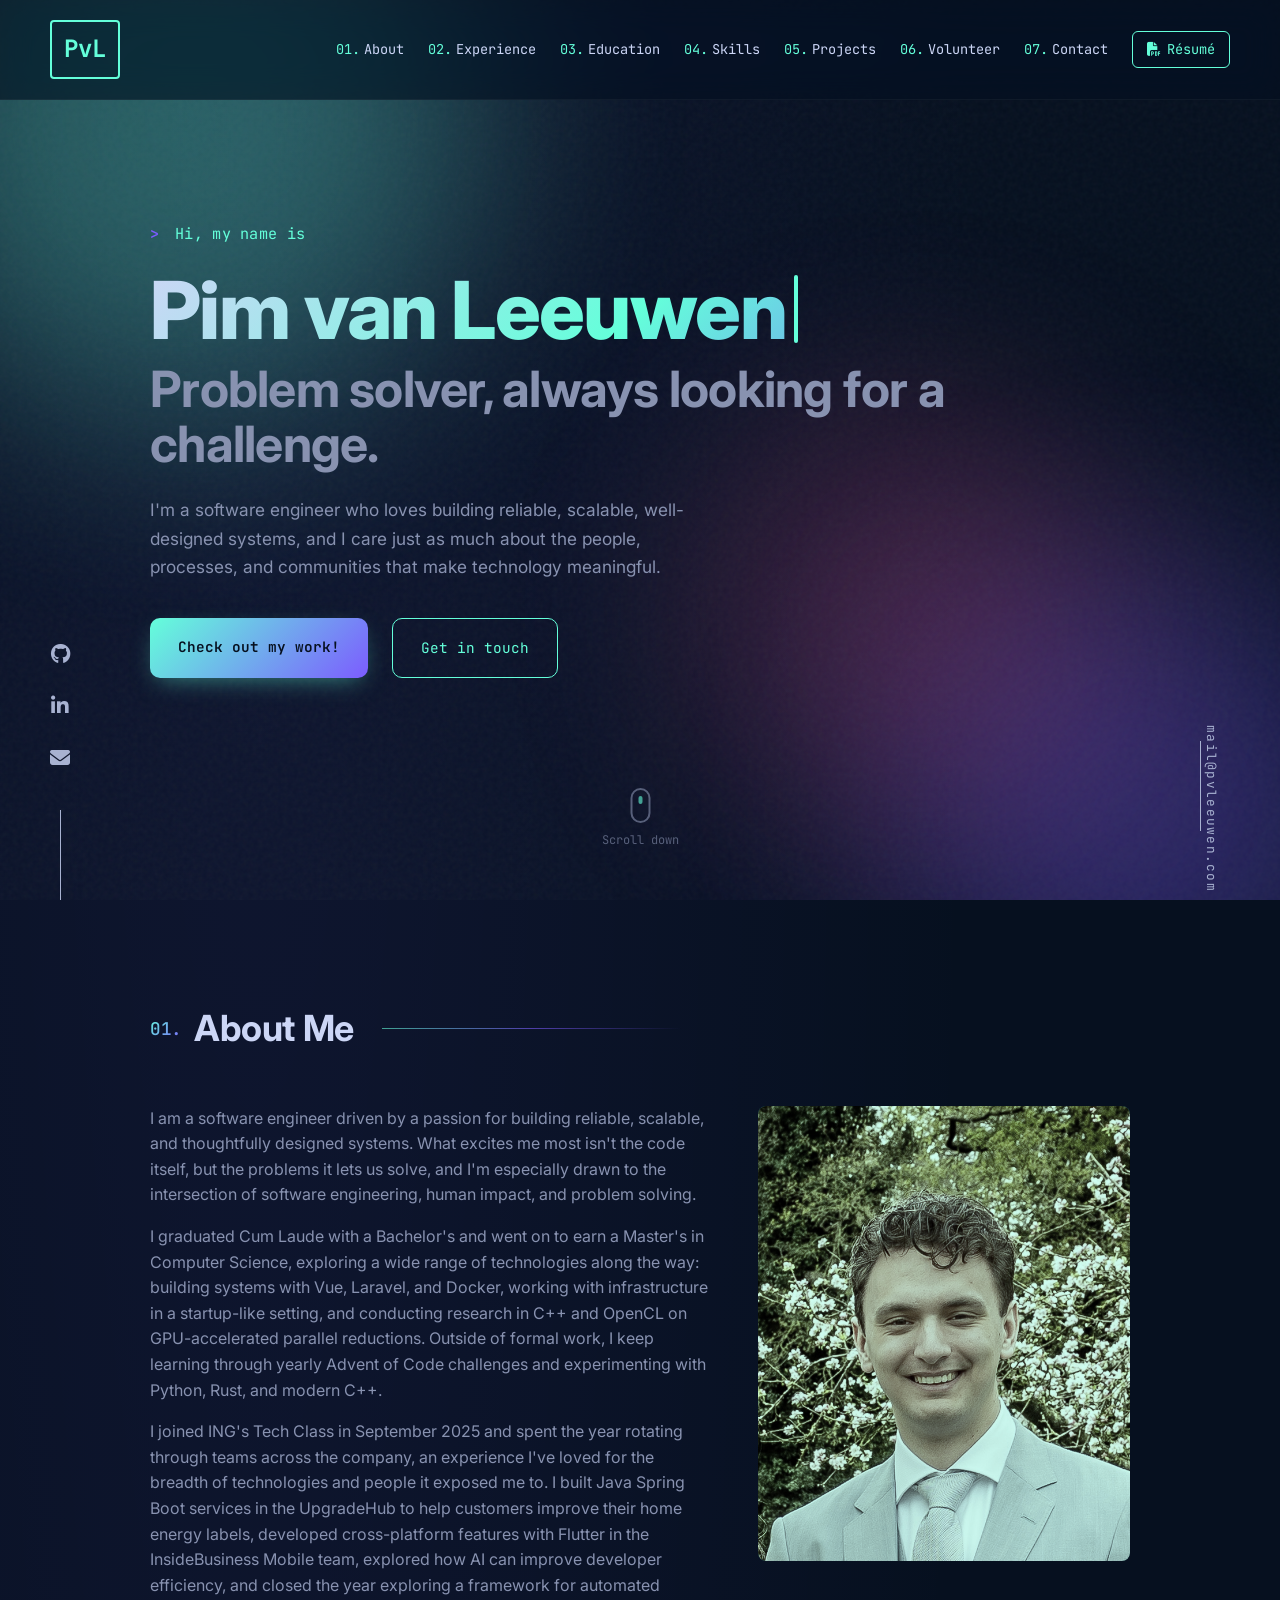
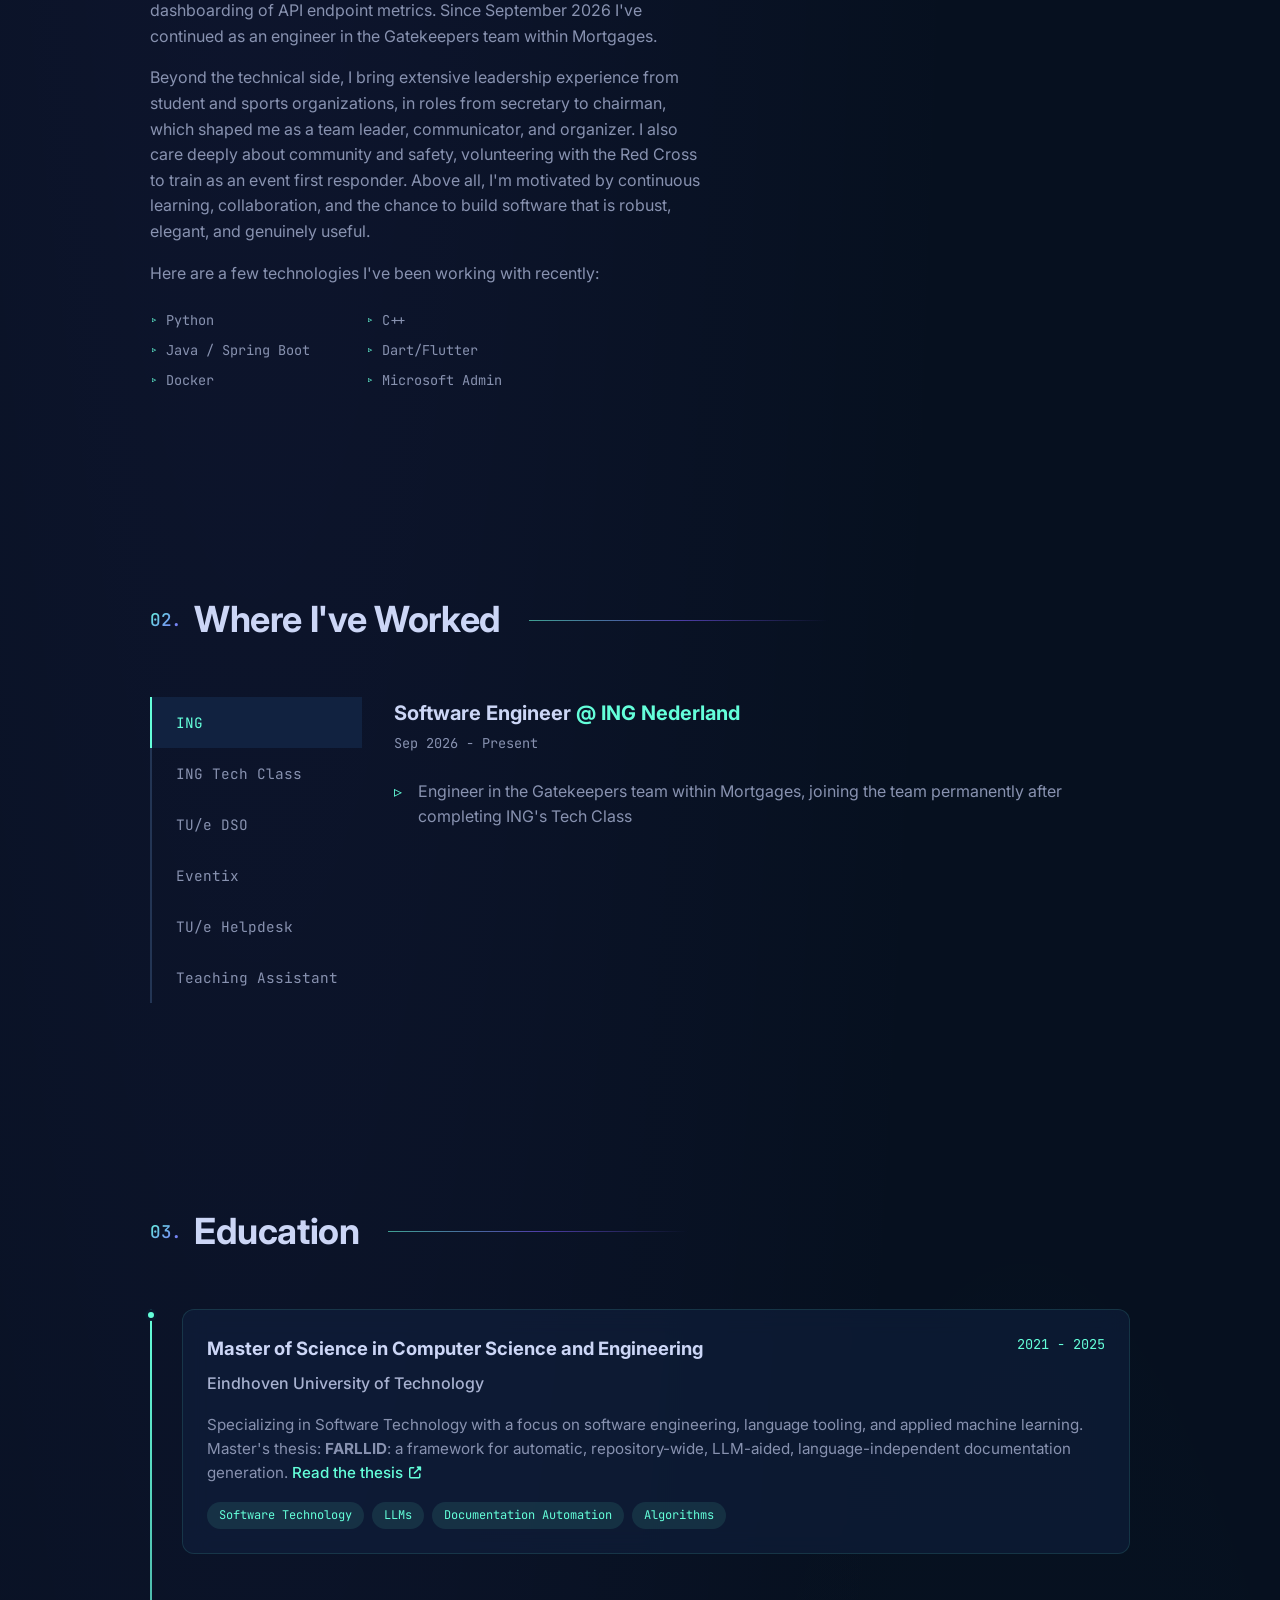
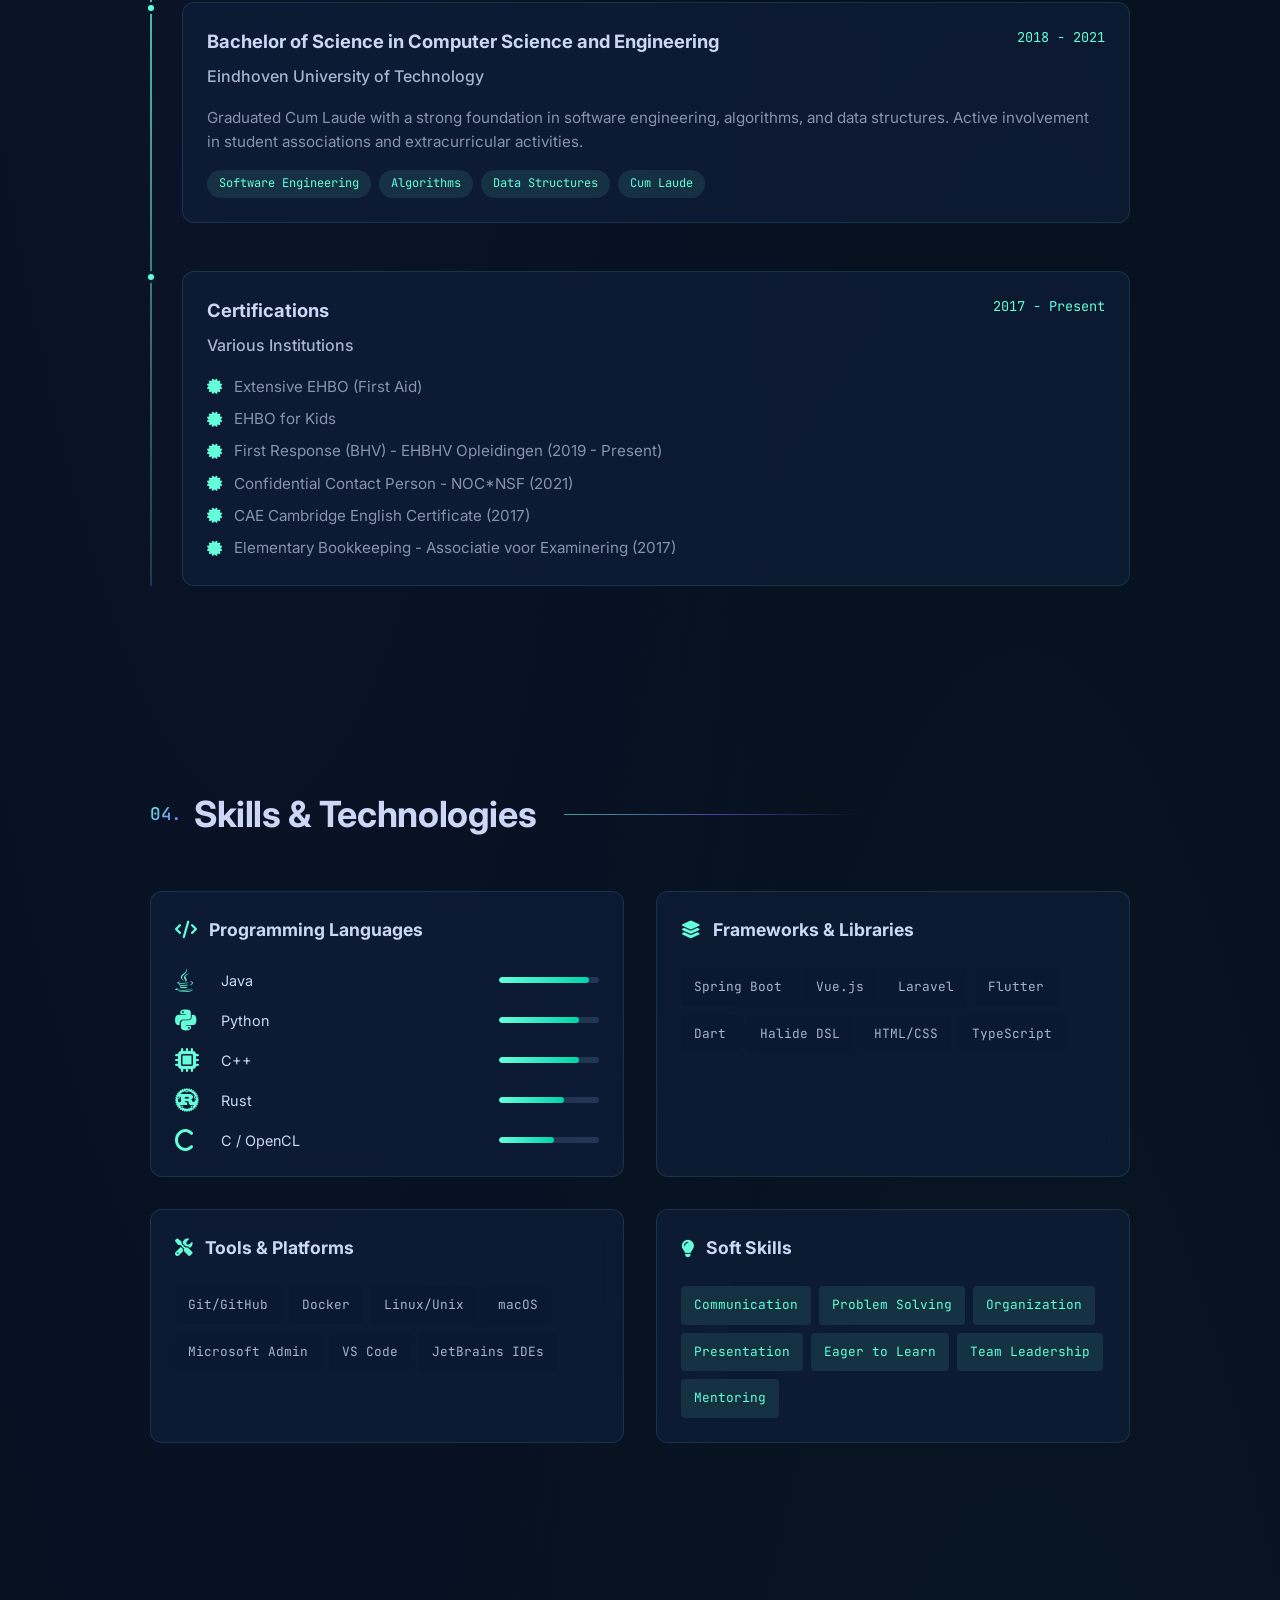
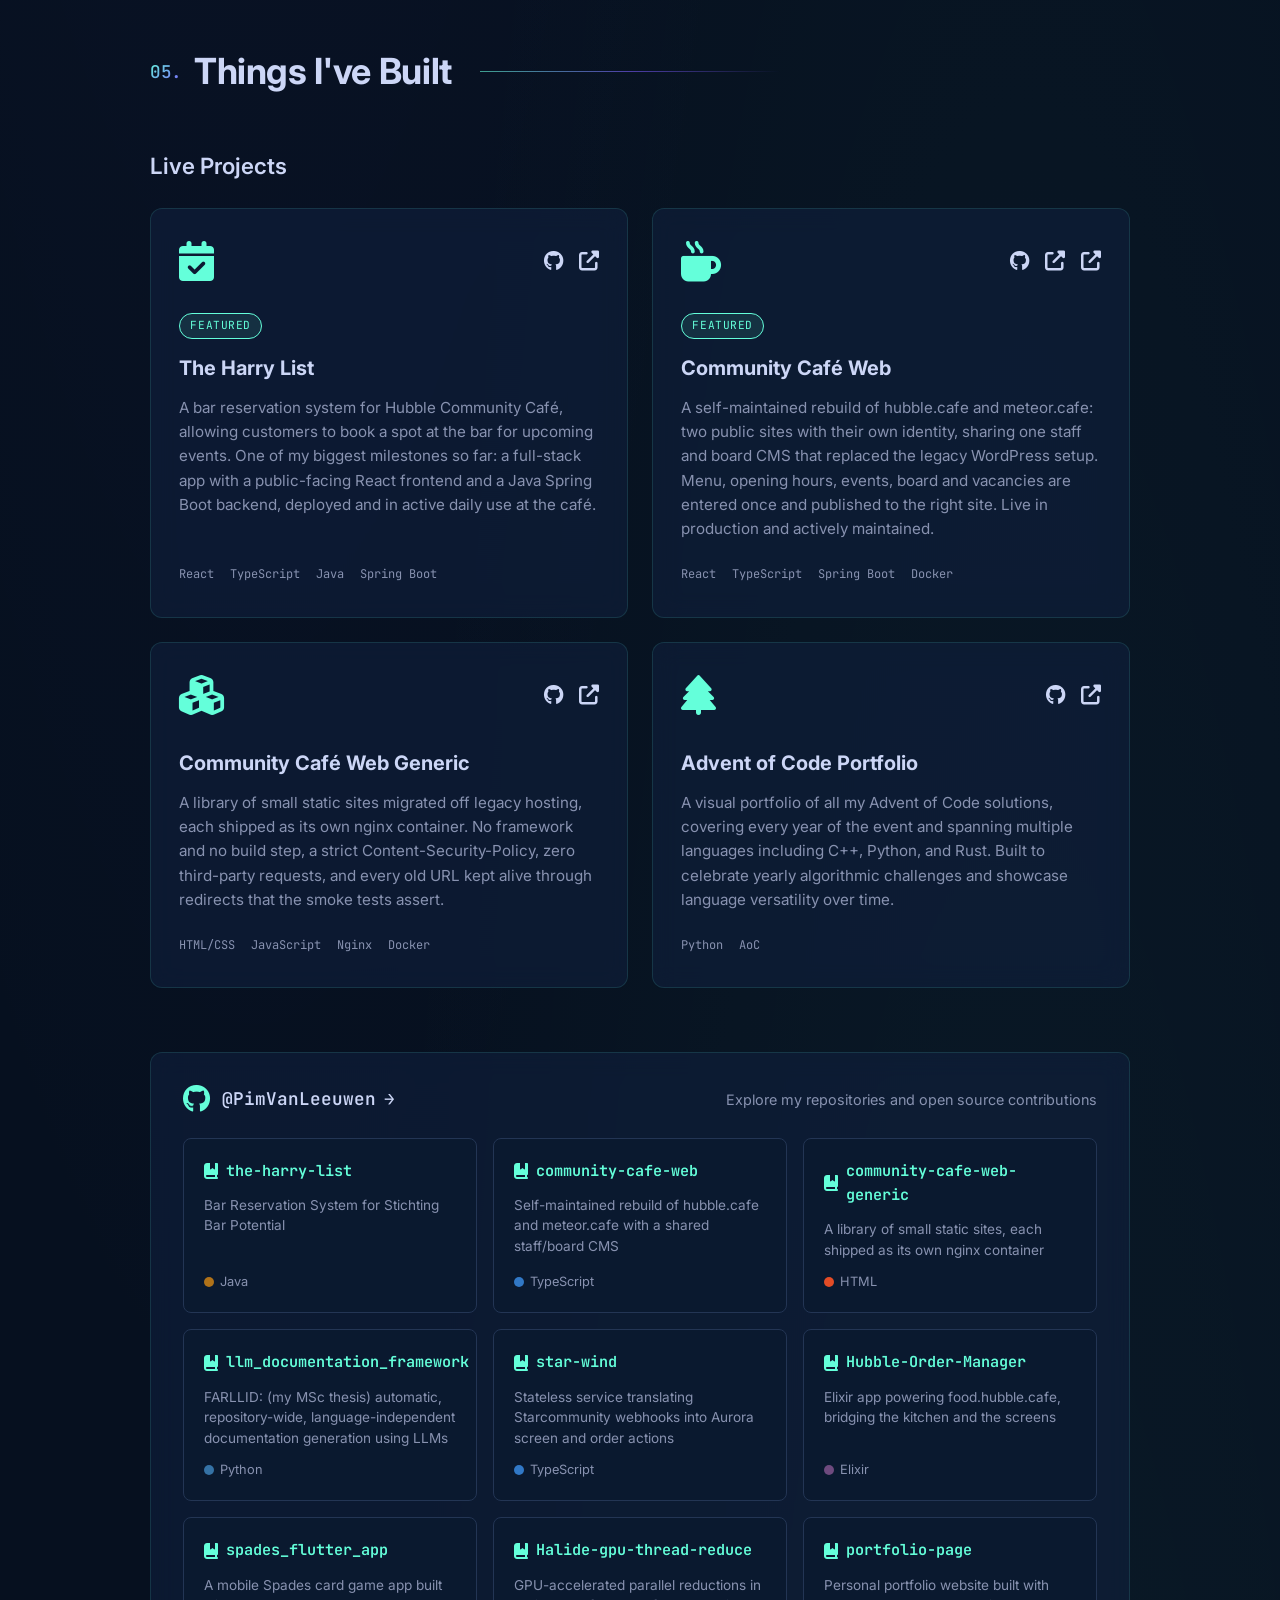
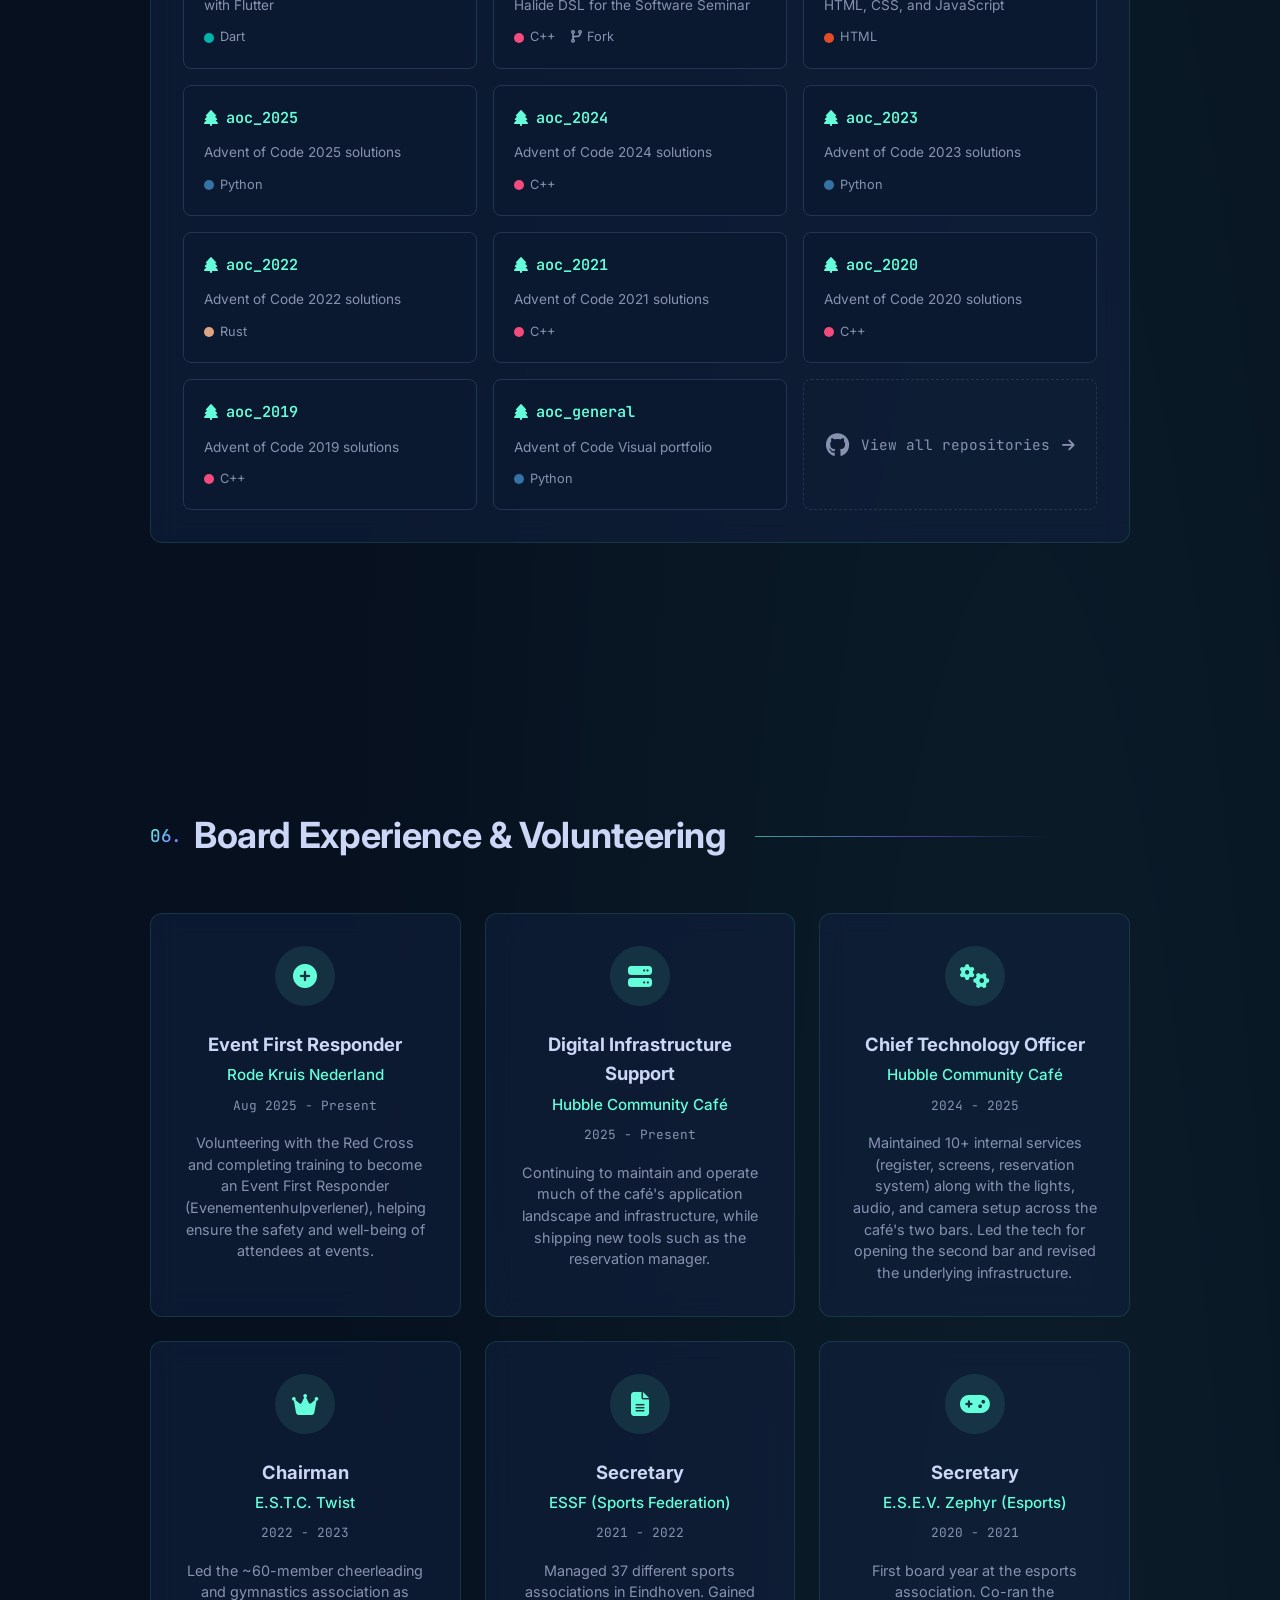
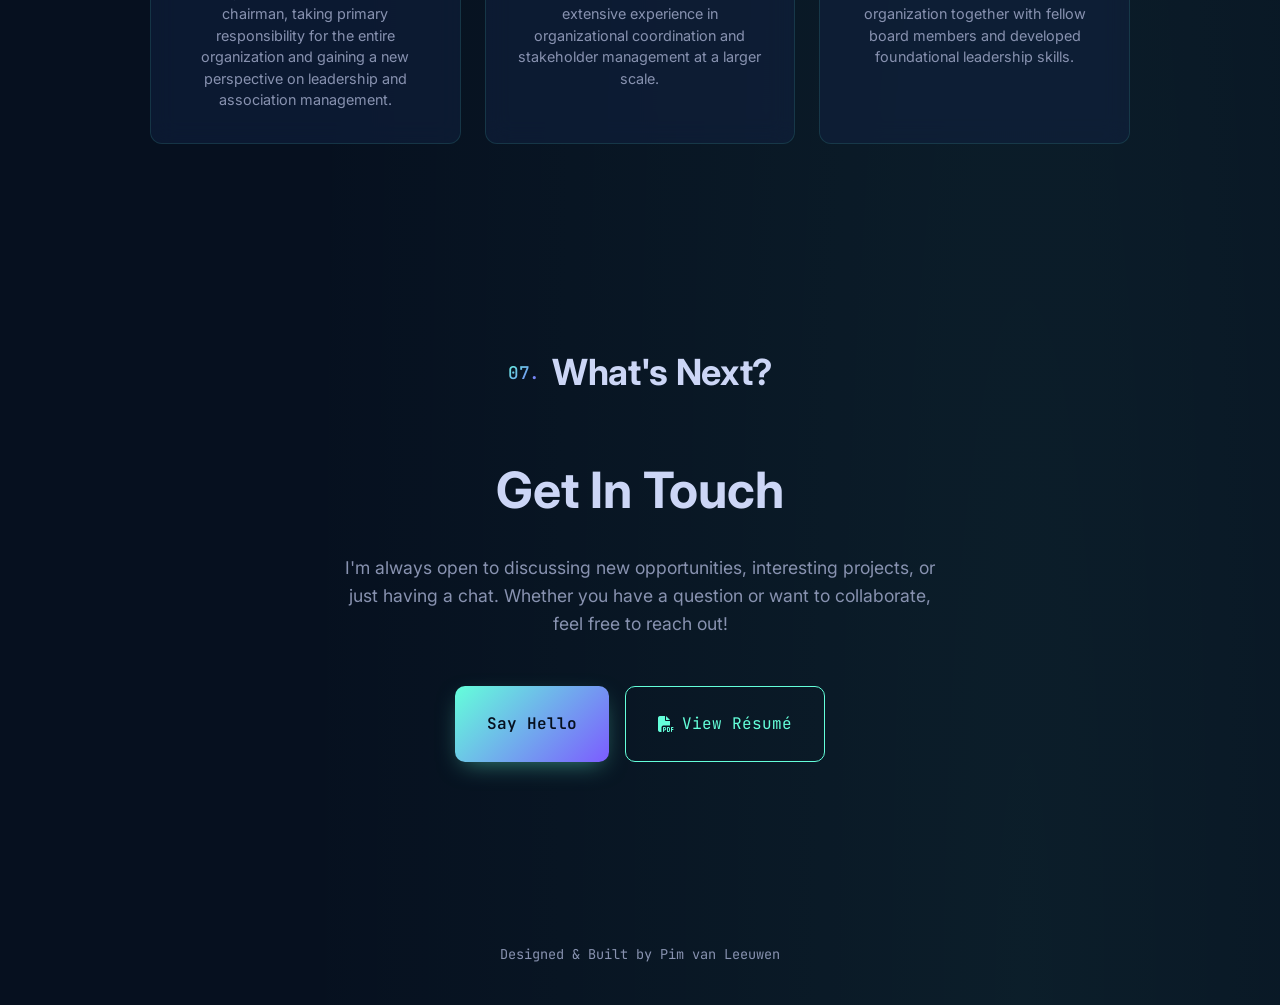
<file: index.html>
<!DOCTYPE html>
<html lang="en">
<head>
    <meta charset="UTF-8">
    <meta name="viewport" content="width=device-width, initial-scale=1.0">
    <meta name="description" content="Pim van Leeuwen - Software Engineer building reliable, scalable systems with Java, Spring Boot, Flutter, and more. Portfolio showcasing projects, experience, and skills.">
    <meta name="keywords" content="Pim van Leeuwen, Software Engineer, Java, Spring Boot, Flutter, Full-Stack Developer, Portfolio">
    <meta name="author" content="Pim van Leeuwen">
    
    <!-- Open Graph / Social Media -->
    <meta property="og:type" content="website">
    <meta property="og:title" content="Pim van Leeuwen | Portfolio">
    <meta property="og:description" content="Software Engineer building reliable, scalable systems.">
    <meta property="og:url" content="https://pvleeuwen.com">
    
    <title>Pim van Leeuwen | Portfolio</title>
    
    <!-- Google Fonts -->
    <link rel="preconnect" href="https://fonts.googleapis.com">
    <link rel="preconnect" href="https://fonts.gstatic.com" crossorigin>
    <link href="https://fonts.googleapis.com/css2?family=Inter:wght@400;500;600;700;800&family=JetBrains+Mono:wght@400;500&display=swap" rel="stylesheet">
    
    <!-- Font Awesome for icons -->
    <link rel="stylesheet" href="https://cdnjs.cloudflare.com/ajax/libs/font-awesome/6.4.0/css/all.min.css">
    
    <link rel="stylesheet" href="styles.css">
</head>
<body>
    <!-- Loader -->
    <div class="loader" id="loader">
        <div class="loader-content">
            <span class="loader-text">PvL</span>
        </div>
    </div>

    <!-- Ambient gradient blobs (page-wide) -->
    <div class="ambient-blobs" aria-hidden="true">
        <div class="blob blob-1"></div>
        <div class="blob blob-2"></div>
        <div class="blob blob-3"></div>
    </div>
    <div class="grain" aria-hidden="true"></div>

    <!-- Navigation -->
    <nav class="nav" id="nav">
        <div class="nav-container">
            <a href="#" class="logo">
                <span class="logo-text">PvL</span>
            </a>
            <div class="nav-links" id="nav-links">
                <a href="#about" class="nav-link"><span class="nav-number">01.</span>About</a>
                <a href="#experience" class="nav-link"><span class="nav-number">02.</span>Experience</a>
                <a href="#education" class="nav-link"><span class="nav-number">03.</span>Education</a>
                <a href="#skills" class="nav-link"><span class="nav-number">04.</span>Skills</a>
                <a href="#projects" class="nav-link"><span class="nav-number">05.</span>Projects</a>
                <a href="#volunteer" class="nav-link"><span class="nav-number">06.</span>Volunteer</a>
                <a href="#contact" class="nav-link"><span class="nav-number">07.</span>Contact</a>
                <a href="cv.html" class="nav-link nav-cv" target="_blank" rel="noopener"><i class="fas fa-file-pdf"></i> Résumé</a>
            </div>
            <button class="nav-toggle" id="nav-toggle" aria-label="Toggle navigation">
                <span class="hamburger"></span>
            </button>
        </div>
    </nav>

    <!-- Mobile Menu -->
    <div class="mobile-menu" id="mobile-menu">
        <div class="mobile-menu-content">
            <a href="#about" class="mobile-link"><span class="nav-number">01.</span>About</a>
            <a href="#experience" class="mobile-link"><span class="nav-number">02.</span>Experience</a>
            <a href="#education" class="mobile-link"><span class="nav-number">03.</span>Education</a>
            <a href="#skills" class="mobile-link"><span class="nav-number">04.</span>Skills</a>
            <a href="#projects" class="mobile-link"><span class="nav-number">05.</span>Projects</a>
            <a href="#volunteer" class="mobile-link"><span class="nav-number">06.</span>Volunteer</a>
            <a href="#contact" class="mobile-link"><span class="nav-number">07.</span>Contact</a>
            <a href="cv.html" class="mobile-link" target="_blank" rel="noopener"><i class="fas fa-file-pdf"></i> Résumé</a>
        </div>
    </div>

    <!-- Social Links Sidebar -->
    <div class="social-sidebar left">
        <ul class="social-list">
            <li><a href="https://github.com/PimVanLeeuwen" target="_blank" rel="noopener noreferrer" aria-label="GitHub"><i class="fab fa-github"></i></a></li>
            <li><a href="https://linkedin.com/in/pim-van-leeuwen-28a64a148" target="_blank" rel="noopener noreferrer" aria-label="LinkedIn"><i class="fab fa-linkedin-in"></i></a></li>
            <li><a href="mailto:mail@pvleeuwen.com" aria-label="Email"><i class="fas fa-envelope"></i></a></li>
        </ul>
    </div>

    <!-- Email Sidebar -->
    <div class="social-sidebar right">
        <a href="mailto:mail@pvleeuwen.com" class="email-link">mail@pvleeuwen.com</a>
    </div>

    <main>
        <!-- Hero Section -->
        <section class="hero" id="hero">
            <div class="hero-content">
                <p class="hero-greeting animate-fade-up"><span class="prompt-arrow">&gt;</span> Hi, my name is</p>
                <h1 class="hero-name animate-fade-up">Pim van Leeuwen<span class="hero-cursor"></span></h1>
                <h2 class="hero-tagline animate-fade-up">Problem solver, always looking for a challenge.</h2>
                <p class="hero-description animate-fade-up">
                    I'm a software engineer who loves building reliable, scalable, well-designed systems, and I care just as much about the people, processes, and communities that make technology meaningful.
                </p>
                <div class="hero-cta animate-fade-up">
                    <a href="#projects" class="btn btn-primary">Check out my work!</a>
                    <a href="#contact" class="btn btn-outline">Get in touch</a>
                </div>
            </div>
            <div class="scroll-indicator">
                <div class="mouse">
                    <div class="mouse-wheel"></div>
                </div>
                <span>Scroll down</span>
            </div>
        </section>

        <!-- About Section -->
        <section class="section" id="about">
            <div class="section-container">
                <h2 class="section-title"><span class="section-number">01.</span>About Me</h2>
                <div class="about-content">
                    <div class="about-text">
                        <p>
                            I am a software engineer driven by a passion for building reliable, scalable, and thoughtfully designed systems. What excites me most isn't the code itself, but the problems it lets us solve, and I'm especially drawn to the intersection of software engineering, human impact, and problem solving.
                        </p>
                        <p>
                            I graduated Cum Laude with a Bachelor's and went on to earn a Master's in Computer Science, exploring a wide range of technologies along the way: building systems with Vue, Laravel, and Docker, working with infrastructure in a startup-like setting, and conducting research in C++ and OpenCL on GPU-accelerated parallel reductions. Outside of formal work, I keep learning through yearly Advent of Code challenges and experimenting with Python, Rust, and modern C++.
                        </p>
                        <p>
                            I joined ING's Tech Class in September 2025 and spent the year rotating through teams across the company, an experience I've loved for the breadth of technologies and people it exposed me to. I built Java Spring Boot services in the UpgradeHub to help customers improve their home energy labels, developed cross-platform features with Flutter in the InsideBusiness Mobile team, explored how AI can improve developer efficiency, and closed the year exploring a framework for automated dashboarding of API endpoint metrics. Since September 2026 I've continued as an engineer in the Gatekeepers team within Mortgages.
                        </p>
                        <p>
                            Beyond the technical side, I bring extensive leadership experience from student and sports organizations, in roles from secretary to chairman, which shaped me as a team leader, communicator, and organizer. I also care deeply about community and safety, volunteering with the Red Cross to train as an event first responder. Above all, I'm motivated by continuous learning, collaboration, and the chance to build software that is robust, elegant, and genuinely useful.
                        </p>
                        <p>Here are a few technologies I've been working with recently:</p>
                        <ul class="skills-list">
                            <li>Python</li>
                            <li>C++</li>
                            <li>Java / Spring Boot</li>
                            <li>Dart/Flutter</li>
                            <li>Docker</li>
                            <li>Microsoft Admin</li>
                        </ul>
                    </div>
                    <div class="about-image">
                        <div class="image-wrapper">
                            <img src="picture.jpg" alt="Pim van Leeuwen" loading="lazy">
                            <div class="image-overlay"></div>
                        </div>
                    </div>
                </div>
            </div>
        </section>

        <!-- Experience Section -->
        <section class="section" id="experience">
            <div class="section-container">
                <h2 class="section-title"><span class="section-number">02.</span>Where I've Worked</h2>
                <div class="experience-container">
                    <div class="experience-tabs">
                        <button class="tab-button active" data-tab="job0">ING</button>
                        <button class="tab-button" data-tab="job1">ING Tech Class</button>
                        <button class="tab-button" data-tab="job2">TU/e DSO</button>
                        <button class="tab-button" data-tab="job3">Eventix</button>
                        <button class="tab-button" data-tab="job4">TU/e Helpdesk</button>
                        <button class="tab-button" data-tab="job5">Teaching Assistant</button>
                    </div>
                    <div class="experience-content">
                        <div class="tab-panel active" id="job0">
                            <h3 class="job-title">Software Engineer <span class="company">@ ING Nederland</span></h3>
                            <p class="job-duration">Sep 2026 - Present</p>
                            <ul class="job-description">
                                <li>Engineer in the Gatekeepers team within Mortgages, joining the team permanently after completing ING's Tech Class</li>
                            </ul>
                        </div>
                        <div class="tab-panel" id="job1">
                            <h3 class="job-title">Engineer, Tech Class <span class="company">@ ING Nederland</span></h3>
                            <p class="job-duration">Sep 2025 - Aug 2026</p>
                            <ul class="job-description">
                                <li>Engineer in ING's Tech Class 2025-2026, rotating through multiple engineering teams to explore the company and find the best fit</li>
                                <li><strong>UpgradeHub:</strong> built Java Spring Boot services powering Upgrade Check (public ING tool) and Upgrader (for ING mortgage customers), helping customers improve their home energy labels</li>
                                <li><strong>InsideBusiness Mobile:</strong> shipped corporate-identity and routing updates in the InsideBusiness app, used by hundreds of corporate clients</li>
                                <li><strong>AI rotation:</strong> prototyped an AI-driven "Design Enforcer" VS Code plugin that applied generated design rules to improve developer efficiency</li>
                                <li><strong>API observability:</strong> explored a framework for automated API dashboarding to monitor API endpoint metrics, in a final two-month rotation</li>
                            </ul>
                        </div>
                        <div class="tab-panel" id="job2">
                            <h3 class="job-title">Departmental Support Officer <span class="company">@ TU Eindhoven</span></h3>
                            <p class="job-duration">2025</p>
                            <ul class="job-description">
                                <li>Worked as a Departmental Support Officer at Library and Information Systems, supporting daily ICT operations of the service desk at the Mathematics and Computer Science faculty</li>
                                <li>Guided, coordinated, and supported a team of 10 student assistants at the desk to improve efficiency and overall service quality</li>
                                <li>Solved day-to-day technical problems and improved the quality of solutions provided to customers</li>
                                <li>Executed new policies and managed authorization and access rights for faculty members</li>
                            </ul>
                        </div>
                        <div class="tab-panel" id="job3">
                            <h3 class="job-title">Business Case Developer <span class="company">@ Eventix</span></h3>
                            <p class="job-duration">2024 - 2025</p>
                            <ul class="job-description">
                                <li>Completed a business case for the Study Trip of study association GEWIS; the resulting product was continued internally at Eventix</li>
                                <li>Developed skills in PHP, Vue3, and modern web technologies</li>
                                <li>Worked with HTML, CSS, and TypeScript in a real-world ticketing platform</li>
                                <li>Gained hands-on experience in a professional software development environment</li>
                            </ul>
                        </div>
                        <div class="tab-panel" id="job4">
                            <h3 class="job-title">LIS-Metaforum & Flux Student Assistant <span class="company">@ EuFlex / TU Eindhoven</span></h3>
                            <p class="job-duration">2020 - 2024</p>
                            <ul class="job-description">
                                <li>Resolved technical issues for Mathematics and Computer Science faculty employees at the LIS helpdesk</li>
                                <li>Worked at the Electrical Engineering and Applied Physics faculty, gaining experience across different departments</li>
                                <li>Streamlined desk workflows to improve overall service quality</li>
                                <li>Developed strong problem-solving skills and customer service experience</li>
                            </ul>
                        </div>
                        <div class="tab-panel" id="job5">
                            <h3 class="job-title">Teaching Assistant Tutor <span class="company">@ TU Eindhoven</span></h3>
                            <p class="job-duration">2019 - 2024</p>
                            <ul class="job-description">
                                <li>Tutored cohorts of 15–45 students per course, with a primary focus on algorithms and data structures</li>
                                <li>Taught core first-year subjects: Logic and Set Theory, Discrete Structures, and Data Structures</li>
                                <li>Mentored and coached new computer science students through core coursework</li>
                                <li>Developed communication and teaching skills while reinforcing fundamental CS concepts</li>
                            </ul>
                        </div>
                    </div>
                </div>
            </div>
        </section>

        <!-- Education Section -->
        <section class="section" id="education">
            <div class="section-container">
                <h2 class="section-title"><span class="section-number">03.</span>Education</h2>
                <div class="timeline">
                    <div class="timeline-item">
                        <div class="timeline-marker"></div>
                        <div class="timeline-content">
                            <div class="timeline-header">
                                <h3>Master of Science in Computer Science and Engineering</h3>
                                <span class="timeline-date">2021 - 2025</span>
                            </div>
                            <h4 class="institution">Eindhoven University of Technology</h4>
                            <p>Specializing in Software Technology with a focus on software engineering, language tooling, and applied machine learning.
                            Master's thesis: <strong>FARLLID</strong>: a framework for automatic, repository-wide, LLM-aided, language-independent documentation generation.
                            <a href="https://research.tue.nl/en/studentTheses/creating-farllid/" target="_blank" rel="noopener noreferrer" class="thesis-link">Read the thesis <i class="fas fa-external-link-alt"></i></a></p>
                            <div class="education-tags">
                                <span class="tag">Software Technology</span>
                                <span class="tag">LLMs</span>
                                <span class="tag">Documentation Automation</span>
                                <span class="tag">Algorithms</span>
                            </div>
                        </div>
                    </div>
                    <div class="timeline-item">
                        <div class="timeline-marker"></div>
                        <div class="timeline-content">
                            <div class="timeline-header">
                                <h3>Bachelor of Science in Computer Science and Engineering</h3>
                                <span class="timeline-date">2018 - 2021</span>
                            </div>
                            <h4 class="institution">Eindhoven University of Technology</h4>
                            <p>Graduated Cum Laude with a strong foundation in software engineering, algorithms, and data structures.
                            Active involvement in student associations and extracurricular activities.</p>
                            <div class="education-tags">
                                <span class="tag">Software Engineering</span>
                                <span class="tag">Algorithms</span>
                                <span class="tag">Data Structures</span>
                                <span class="tag">Cum Laude</span>
                            </div>
                        </div>
                    </div>
                    <div class="timeline-item">
                        <div class="timeline-marker"></div>
                        <div class="timeline-content">
                            <div class="timeline-header">
                                <h3>Certifications</h3>
                                <span class="timeline-date">2017 - Present</span>
                            </div>
                            <h4 class="institution">Various Institutions</h4>
                            <ul class="certification-list">
                                <li><i class="fas fa-certificate"></i> Extensive EHBO (First Aid)</li>
                                <li><i class="fas fa-certificate"></i> EHBO for Kids</li>
                                <li><i class="fas fa-certificate"></i> First Response (BHV) - EHBHV Opleidingen (2019 - Present)</li>
                                <li><i class="fas fa-certificate"></i> Confidential Contact Person - NOC*NSF (2021)</li>
                                <li><i class="fas fa-certificate"></i> CAE Cambridge English Certificate (2017)</li>
                                <li><i class="fas fa-certificate"></i> Elementary Bookkeeping - Associatie voor Examinering (2017)</li>
                            </ul>
                        </div>
                    </div>
                </div>
            </div>
        </section>

        <!-- Skills Section -->
        <section class="section" id="skills">
            <div class="section-container">
                <h2 class="section-title"><span class="section-number">04.</span>Skills & Technologies</h2>
                <div class="skills-container">
                    <div class="skill-category">
                        <h3><i class="fas fa-code"></i> Programming Languages</h3>
                        <div class="skill-items">
                            <div class="skill-item">
                                <i class="fab fa-java"></i>
                                <span>Java</span>
                                <div class="skill-bar"><div class="skill-progress" style="--progress: 90%"></div></div>
                            </div>
                            <div class="skill-item">
                                <i class="fab fa-python"></i>
                                <span>Python</span>
                                <div class="skill-bar"><div class="skill-progress" style="--progress: 80%"></div></div>
                            </div>
                            <div class="skill-item">
                                <i class="fas fa-microchip"></i>
                                <span>C++</span>
                                <div class="skill-bar"><div class="skill-progress" style="--progress: 80%"></div></div>
                            </div>
                            <div class="skill-item">
                                <i class="fab fa-rust"></i>
                                <span>Rust</span>
                                <div class="skill-bar"><div class="skill-progress" style="--progress: 65%"></div></div>
                            </div>
                            <div class="skill-item">
                                <i class="fas fa-c"></i>
                                <span>C / OpenCL</span>
                                <div class="skill-bar"><div class="skill-progress" style="--progress: 55%"></div></div>
                            </div>
                        </div>
                    </div>
                    <div class="skill-category">
                        <h3><i class="fas fa-layer-group"></i> Frameworks & Libraries</h3>
                        <div class="skill-tags">
                            <span class="skill-tag">Spring Boot</span>
                            <span class="skill-tag">Vue.js</span>
                            <span class="skill-tag">Laravel</span>
                            <span class="skill-tag">Flutter</span>
                            <span class="skill-tag">Dart</span>
                            <span class="skill-tag">Halide DSL</span>
                            <span class="skill-tag">HTML/CSS</span>
                            <span class="skill-tag">TypeScript</span>
                        </div>
                    </div>
                    <div class="skill-category">
                        <h3><i class="fas fa-tools"></i> Tools & Platforms</h3>
                        <div class="skill-tags">
                            <span class="skill-tag">Git/GitHub</span>
                            <span class="skill-tag">Docker</span>
                            <span class="skill-tag">Linux/Unix</span>
                            <span class="skill-tag">macOS</span>
                            <span class="skill-tag">Microsoft Admin</span>
                            <span class="skill-tag">VS Code</span>
                            <span class="skill-tag">JetBrains IDEs</span>
                        </div>
                    </div>
                    <div class="skill-category">
                        <h3><i class="fas fa-lightbulb"></i> Soft Skills</h3>
                        <div class="skill-tags soft-skills">
                            <span class="skill-tag">Communication</span>
                            <span class="skill-tag">Problem Solving</span>
                            <span class="skill-tag">Organization</span>
                            <span class="skill-tag">Presentation</span>
                            <span class="skill-tag">Eager to Learn</span>
                            <span class="skill-tag">Team Leadership</span>
                            <span class="skill-tag">Mentoring</span>
                        </div>
                    </div>
                </div>
            </div>
        </section>

        <!-- Projects Section -->
        <section class="section" id="projects">
            <div class="section-container">
                <h2 class="section-title"><span class="section-number">05.</span>Things I've Built</h2>
                
                <!-- Live Projects -->
                <div class="live-projects-section">
                    <h3 class="subsection-title">Live Projects</h3>
                    <div class="projects-grid live-projects-grid">
                        <div class="project-card">
                            <div class="project-card-header">
                                <i class="fas fa-calendar-check"></i>
                                <div class="project-card-links">
                                    <a href="https://github.com/Hubble-Community-Cafe/the-harry-list" target="_blank" rel="noopener noreferrer" aria-label="GitHub Repository"><i class="fab fa-github"></i></a>
                                    <a href="https://harry.hubble.cafe" target="_blank" rel="noopener noreferrer" aria-label="Live Site"><i class="fas fa-external-link-alt"></i></a>
                                </div>
                            </div>
                            <span class="project-card-badge">Featured</span>
                            <h3 class="project-card-title">The Harry List</h3>
                            <p class="project-card-description">A bar reservation system for Hubble Community Café, allowing customers to book a spot at the bar for upcoming events. One of my biggest milestones so far: a full-stack app with a public-facing React frontend and a Java Spring Boot backend, deployed and in active daily use at the café.</p>
                            <ul class="project-card-tech">
                                <li>React</li>
                                <li>TypeScript</li>
                                <li>Java</li>
                                <li>Spring Boot</li>
                            </ul>
                        </div>
                        <div class="project-card">
                            <div class="project-card-header">
                                <i class="fas fa-mug-hot"></i>
                                <div class="project-card-links">
                                    <a href="https://github.com/Hubble-Community-Cafe/community-cafe-web" target="_blank" rel="noopener noreferrer" aria-label="GitHub Repository"><i class="fab fa-github"></i></a>
                                    <a href="https://hubble.cafe" target="_blank" rel="noopener noreferrer" aria-label="Live Site: hubble.cafe"><i class="fas fa-external-link-alt"></i></a>
                                    <a href="https://meteor.cafe" target="_blank" rel="noopener noreferrer" aria-label="Live Site: meteor.cafe"><i class="fas fa-external-link-alt"></i></a>
                                </div>
                            </div>
                            <span class="project-card-badge">Featured</span>
                            <h3 class="project-card-title">Community Café Web</h3>
                            <p class="project-card-description">A self-maintained rebuild of hubble.cafe and meteor.cafe: two public sites with their own identity, sharing one staff and board CMS that replaced the legacy WordPress setup. Menu, opening hours, events, board and vacancies are entered once and published to the right site. Live in production and actively maintained.</p>
                            <ul class="project-card-tech">
                                <li>React</li>
                                <li>TypeScript</li>
                                <li>Spring Boot</li>
                                <li>Docker</li>
                            </ul>
                        </div>
                        <div class="project-card">
                            <div class="project-card-header">
                                <i class="fas fa-cubes"></i>
                                <div class="project-card-links">
                                    <a href="https://github.com/Hubble-Community-Cafe/community-cafe-web-generic" target="_blank" rel="noopener noreferrer" aria-label="GitHub Repository"><i class="fab fa-github"></i></a>
                                    <a href="https://dispuutdons.nl" target="_blank" rel="noopener noreferrer" aria-label="Live Site"><i class="fas fa-external-link-alt"></i></a>
                                </div>
                            </div>
                            <h3 class="project-card-title">Community Café Web Generic</h3>
                            <p class="project-card-description">A library of small static sites migrated off legacy hosting, each shipped as its own nginx container. No framework and no build step, a strict Content-Security-Policy, zero third-party requests, and every old URL kept alive through redirects that the smoke tests assert.</p>
                            <ul class="project-card-tech">
                                <li>HTML/CSS</li>
                                <li>JavaScript</li>
                                <li>Nginx</li>
                                <li>Docker</li>
                            </ul>
                        </div>
                        <div class="project-card">
                            <div class="project-card-header">
                                <i class="fas fa-tree"></i>
                                <div class="project-card-links">
                                    <a href="https://github.com/PimVanLeeuwen/aoc_general" target="_blank" rel="noopener noreferrer" aria-label="GitHub Repository"><i class="fab fa-github"></i></a>
                                    <a href="https://aoc.pvleeuwen.com" target="_blank" rel="noopener noreferrer" aria-label="Live Site"><i class="fas fa-external-link-alt"></i></a>
                                </div>
                            </div>
                            <h3 class="project-card-title">Advent of Code Portfolio</h3>
                            <p class="project-card-description">A visual portfolio of all my Advent of Code solutions, covering every year of the event and spanning multiple languages including C++, Python, and Rust. Built to celebrate yearly algorithmic challenges and showcase language versatility over time.</p>
                            <ul class="project-card-tech">
                                <li>Python</li>
                                <li>AoC</li>
                            </ul>
                        </div>
                    </div>
                </div>

                <!-- GitHub Dashboard -->
                <div class="github-dashboard">
                    <div class="github-header">
                        <div class="github-profile-link">
                            <i class="fab fa-github"></i>
                            <a href="https://github.com/PimVanLeeuwen" target="_blank" rel="noopener noreferrer">
                                <span class="github-username">@PimVanLeeuwen</span>
                                <span class="github-arrow">→</span>
                            </a>
                        </div>
                        <p class="github-tagline">Explore my repositories and open source contributions</p>
                    </div>
                    <div class="github-repos" id="github-repos">
                        <!-- Repos will be loaded dynamically or show pinned repos -->
                        <a href="https://github.com/Hubble-Community-Cafe/the-harry-list" target="_blank" class="repo-card">
                            <div class="repo-card-header">
                                <i class="fas fa-book-bookmark"></i>
                                <span class="repo-name">the-harry-list</span>
                            </div>
                            <p class="repo-description">Bar Reservation System for Stichting Bar Potential </p>
                            <div class="repo-meta">
                                <span class="repo-lang"><span class="lang-dot java"></span>Java</span>
                            </div>
                        </a>
                        <a href="https://github.com/Hubble-Community-Cafe/community-cafe-web" target="_blank" class="repo-card">
                            <div class="repo-card-header">
                                <i class="fas fa-book-bookmark"></i>
                                <span class="repo-name">community-cafe-web</span>
                            </div>
                            <p class="repo-description">Self-maintained rebuild of hubble.cafe and meteor.cafe with a shared staff/board CMS</p>
                            <div class="repo-meta">
                                <span class="repo-lang"><span class="lang-dot typescript"></span>TypeScript</span>
                            </div>
                        </a>
                        <a href="https://github.com/Hubble-Community-Cafe/community-cafe-web-generic" target="_blank" class="repo-card">
                            <div class="repo-card-header">
                                <i class="fas fa-book-bookmark"></i>
                                <span class="repo-name">community-cafe-web-generic</span>
                            </div>
                            <p class="repo-description">A library of small static sites, each shipped as its own nginx container</p>
                            <div class="repo-meta">
                                <span class="repo-lang"><span class="lang-dot html"></span>HTML</span>
                            </div>
                        </a>
                        <a href="https://github.com/PimVanLeeuwen/llm_documentation_framework" target="_blank" class="repo-card">
                            <div class="repo-card-header">
                                <i class="fas fa-book-bookmark"></i>
                                <span class="repo-name">llm_documentation_framework</span>
                            </div>
                            <p class="repo-description">FARLLID: (my MSc thesis) automatic, repository-wide, language-independent documentation generation using LLMs</p>
                            <div class="repo-meta">
                                <span class="repo-lang"><span class="lang-dot python"></span>Python</span>
                            </div>
                        </a>
                        <a href="https://github.com/Hubble-Community-Cafe/star-wind" target="_blank" class="repo-card">
                            <div class="repo-card-header">
                                <i class="fas fa-book-bookmark"></i>
                                <span class="repo-name">star-wind</span>
                            </div>
                            <p class="repo-description">Stateless service translating Starcommunity webhooks into Aurora screen and order actions</p>
                            <div class="repo-meta">
                                <span class="repo-lang"><span class="lang-dot typescript"></span>TypeScript</span>
                            </div>
                        </a>
                        <a href="https://github.com/Hubble-Community-Cafe/Hubble-Order-Manager" target="_blank" class="repo-card">
                            <div class="repo-card-header">
                                <i class="fas fa-book-bookmark"></i>
                                <span class="repo-name">Hubble-Order-Manager</span>
                            </div>
                            <p class="repo-description">Elixir app powering food.hubble.cafe, bridging the kitchen and the screens</p>
                            <div class="repo-meta">
                                <span class="repo-lang"><span class="lang-dot elixir"></span>Elixir</span>
                            </div>
                        </a>
                        <a href="https://github.com/PimVanLeeuwen/spades_flutter_app" target="_blank" class="repo-card">
                            <div class="repo-card-header">
                                <i class="fas fa-book-bookmark"></i>
                                <span class="repo-name">spades_flutter_app</span>
                            </div>
                            <p class="repo-description">A mobile Spades card game app built with Flutter</p>
                            <div class="repo-meta">
                                <span class="repo-lang"><span class="lang-dot dart"></span>Dart</span>
                            </div>
                        </a>
                        <a href="https://github.com/PimVanLeeuwen/Halide-gpu-thread-reduce" target="_blank" class="repo-card">
                            <div class="repo-card-header">
                                <i class="fas fa-book-bookmark"></i>
                                <span class="repo-name">Halide-gpu-thread-reduce</span>
                            </div>
                            <p class="repo-description">GPU-accelerated parallel reductions in Halide DSL for the Software Seminar</p>
                            <div class="repo-meta">
                                <span class="repo-lang"><span class="lang-dot cpp"></span>C++</span>
                                <span class="repo-info"><i class="fas fa-code-branch"></i> Fork</span>
                            </div>
                        </a>
                        <a href="https://github.com/PimVanLeeuwen/portfolio-page" target="_blank" class="repo-card">
                            <div class="repo-card-header">
                                <i class="fas fa-book-bookmark"></i>
                                <span class="repo-name">portfolio-page</span>
                            </div>
                            <p class="repo-description">Personal portfolio website built with HTML, CSS, and JavaScript</p>
                            <div class="repo-meta">
                                <span class="repo-lang"><span class="lang-dot html"></span>HTML</span>
                            </div>
                        </a>
                        <a href="https://github.com/PimVanLeeuwen/aoc_2025" target="_blank" class="repo-card">
                            <div class="repo-card-header">
                                <i class="fas fa-tree"></i>
                                <span class="repo-name">aoc_2025</span>
                            </div>
                            <p class="repo-description">Advent of Code 2025 solutions</p>
                            <div class="repo-meta">
                                <span class="repo-lang"><span class="lang-dot python"></span>Python</span>
                            </div>
                        </a>
                        <a href="https://github.com/PimVanLeeuwen/aoc_2024" target="_blank" class="repo-card">
                            <div class="repo-card-header">
                                <i class="fas fa-tree"></i>
                                <span class="repo-name">aoc_2024</span>
                            </div>
                            <p class="repo-description">Advent of Code 2024 solutions</p>
                            <div class="repo-meta">
                                <span class="repo-lang"><span class="lang-dot cpp"></span>C++</span>
                            </div>
                        </a>
                        <a href="https://github.com/PimVanLeeuwen/aoc_2023" target="_blank" class="repo-card">
                            <div class="repo-card-header">
                                <i class="fas fa-tree"></i>
                                <span class="repo-name">aoc_2023</span>
                            </div>
                            <p class="repo-description">Advent of Code 2023 solutions</p>
                            <div class="repo-meta">
                                <span class="repo-lang"><span class="lang-dot python"></span>Python</span>
                            </div>
                        </a>
                        <a href="https://github.com/PimVanLeeuwen/aoc_2022" target="_blank" class="repo-card">
                            <div class="repo-card-header">
                                <i class="fas fa-tree"></i>
                                <span class="repo-name">aoc_2022</span>
                            </div>
                            <p class="repo-description">Advent of Code 2022 solutions</p>
                            <div class="repo-meta">
                                <span class="repo-lang"><span class="lang-dot rust"></span>Rust</span>
                            </div>
                        </a>
                        <a href="https://github.com/PimVanLeeuwen/aoc_2021" target="_blank" class="repo-card">
                            <div class="repo-card-header">
                                <i class="fas fa-tree"></i>
                                <span class="repo-name">aoc_2021</span>
                            </div>
                            <p class="repo-description">Advent of Code 2021 solutions</p>
                            <div class="repo-meta">
                                <span class="repo-lang"><span class="lang-dot cpp"></span>C++</span>
                            </div>
                        </a>
                        <a href="https://github.com/PimVanLeeuwen/aoc_2020" target="_blank" class="repo-card">
                            <div class="repo-card-header">
                                <i class="fas fa-tree"></i>
                                <span class="repo-name">aoc_2020</span>
                            </div>
                            <p class="repo-description">Advent of Code 2020 solutions</p>
                            <div class="repo-meta">
                                <span class="repo-lang"><span class="lang-dot cpp"></span>C++</span>
                            </div>
                        </a>
                        <a href="https://github.com/PimVanLeeuwen/aoc_2019" target="_blank" class="repo-card">
                            <div class="repo-card-header">
                                <i class="fas fa-tree"></i>
                                <span class="repo-name">aoc_2019</span>
                            </div>
                            <p class="repo-description">Advent of Code 2019 solutions</p>
                            <div class="repo-meta">
                                <span class="repo-lang"><span class="lang-dot cpp"></span>C++</span>
                            </div>
                        </a>
                        <a href="https://github.com/PimVanLeeuwen/aoc_general" target="_blank" class="repo-card">
                            <div class="repo-card-header">
                                <i class="fas fa-tree"></i>
                                <span class="repo-name">aoc_general</span>
                            </div>
                            <p class="repo-description">Advent of Code Visual portfolio</p>
                            <div class="repo-meta">
                                <span class="repo-lang"><span class="lang-dot python"></span>Python</span>
                            </div>
                        </a>
                        <a href="https://github.com/PimVanLeeuwen?tab=repositories" target="_blank" class="repo-card repo-card-more">
                            <div class="repo-card-content">
                                <i class="fab fa-github"></i>
                                <span>View all repositories</span>
                                <i class="fas fa-arrow-right"></i>
                            </div>
                        </a>
                    </div>
                </div>
            </div>
        </section>

        <!-- Volunteer Section -->
        <section class="section" id="volunteer">
            <div class="section-container">
                <h2 class="section-title"><span class="section-number">06.</span>Board Experience & Volunteering</h2>
                <div class="volunteer-grid">
                    <div class="volunteer-card">
                        <div class="volunteer-icon">
                            <i class="fas fa-plus-circle"></i>
                        </div>
                        <h3>Event First Responder</h3>
                        <h4><a href="https://rodekruis.nl" target="_blank">Rode Kruis Nederland</a></h4>
                        <p class="volunteer-date">Aug 2025 - Present</p>
                        <p>Volunteering with the Red Cross and completing training to become an Event First Responder (Evenementenhulpverlener),
                        helping ensure the safety and well-being of attendees at events.</p>
                    </div>
                    
                    <div class="volunteer-card">
                        <div class="volunteer-icon">
                            <i class="fas fa-server"></i>
                        </div>
                        <h3>Digital Infrastructure Support</h3>
                        <h4><a href="https://hubble.cafe" target="_blank">Hubble Community Café</a></h4>
                        <p class="volunteer-date">2025 - Present</p>
                        <p>Continuing to maintain and operate much of the café's application landscape and infrastructure,
                        while shipping new tools such as the reservation manager.</p>
                    </div>

                    <div class="volunteer-card">
                        <div class="volunteer-icon">
                            <i class="fas fa-cogs"></i>
                        </div>
                        <h3>Chief Technology Officer</h3>
                        <h4><a href="https://hubble.cafe" target="_blank">Hubble Community Café</a></h4>
                        <p class="volunteer-date">2024 - 2025</p>
                        <p>Maintained 10+ internal services (register, screens, reservation system) along with the lights,
                        audio, and camera setup across the café's two bars. Led the tech for opening the second bar and revised the underlying infrastructure.</p>
                    </div>
                    
                    <div class="volunteer-card">
                        <div class="volunteer-icon">
                            <i class="fas fa-crown"></i>
                        </div>
                        <h3>Chairman</h3>
                        <h4><a href="https://estctwist.nl/" target="_blank">E.S.T.C. Twist</a></h4>
                        <p class="volunteer-date">2022 - 2023</p>
                        <p>Led the ~60-member cheerleading and gymnastics association as chairman, taking primary responsibility for the entire organization
                        and gaining a new perspective on leadership and association management.</p>
                    </div>
                    
                    <div class="volunteer-card">
                        <div class="volunteer-icon">
                            <i class="fas fa-file-alt"></i>
                        </div>
                        <h3>Secretary</h3>
                        <h4><a href="https://essf.nl/en" target="_blank">ESSF (Sports Federation)</a></h4>
                        <p class="volunteer-date">2021 - 2022</p>
                        <p>Managed 37 different sports associations in Eindhoven. Gained extensive experience in 
                        organizational coordination and stakeholder management at a larger scale.</p>
                    </div>
                    
                    <div class="volunteer-card">
                        <div class="volunteer-icon">
                            <i class="fas fa-gamepad"></i>
                        </div>
                        <h3>Secretary</h3>
                        <h4><a href="https://esevzephyr.nl/" target="_blank">E.S.E.V. Zephyr (Esports)</a></h4>
                        <p class="volunteer-date">2020 - 2021</p>
                        <p>First board year at the esports association. Co-ran the organization together with fellow
                        board members and developed foundational leadership skills.</p>
                    </div>
                </div>
            </div>
        </section>

        <!-- Contact Section -->
        <section class="section contact-section" id="contact">
            <div class="section-container">
                <h2 class="section-title"><span class="section-number">07.</span>What's Next?</h2>
                <div class="contact-content">
                    <h3 class="contact-heading">Get In Touch</h3>
                    <p class="contact-text">
                        I'm always open to discussing new opportunities, interesting projects, or just having a chat. 
                        Whether you have a question or want to collaborate, feel free to reach out!
                    </p>
                    <div class="contact-cta">
                        <a href="mailto:mail@pvleeuwen.com" class="btn btn-primary btn-large">Say Hello</a>
                        <a href="cv.html" class="btn btn-outline btn-large" target="_blank" rel="noopener"><i class="fas fa-file-pdf"></i> View Résumé</a>
                    </div>
                </div>
            </div>
        </section>
    </main>

    <!-- Footer -->
    <footer class="footer">
        <div class="footer-content">
            <div class="footer-links">
                <a href="https://github.com/PimVanLeeuwen" target="_blank" rel="noopener noreferrer"><i class="fab fa-github"></i></a>
                <a href="https://linkedin.com/in/pim-van-leeuwen-28a64a148" target="_blank" rel="noopener noreferrer"><i class="fab fa-linkedin-in"></i></a>
                <a href="mailto:mail@pvleeuwen.com"><i class="fas fa-envelope"></i></a>
            </div>
            <p class="footer-credit">
                Designed & Built by Pim van Leeuwen
            </p>
        </div>
    </footer>

    <script src="script.js"></script>
</body>
</html>
</file>
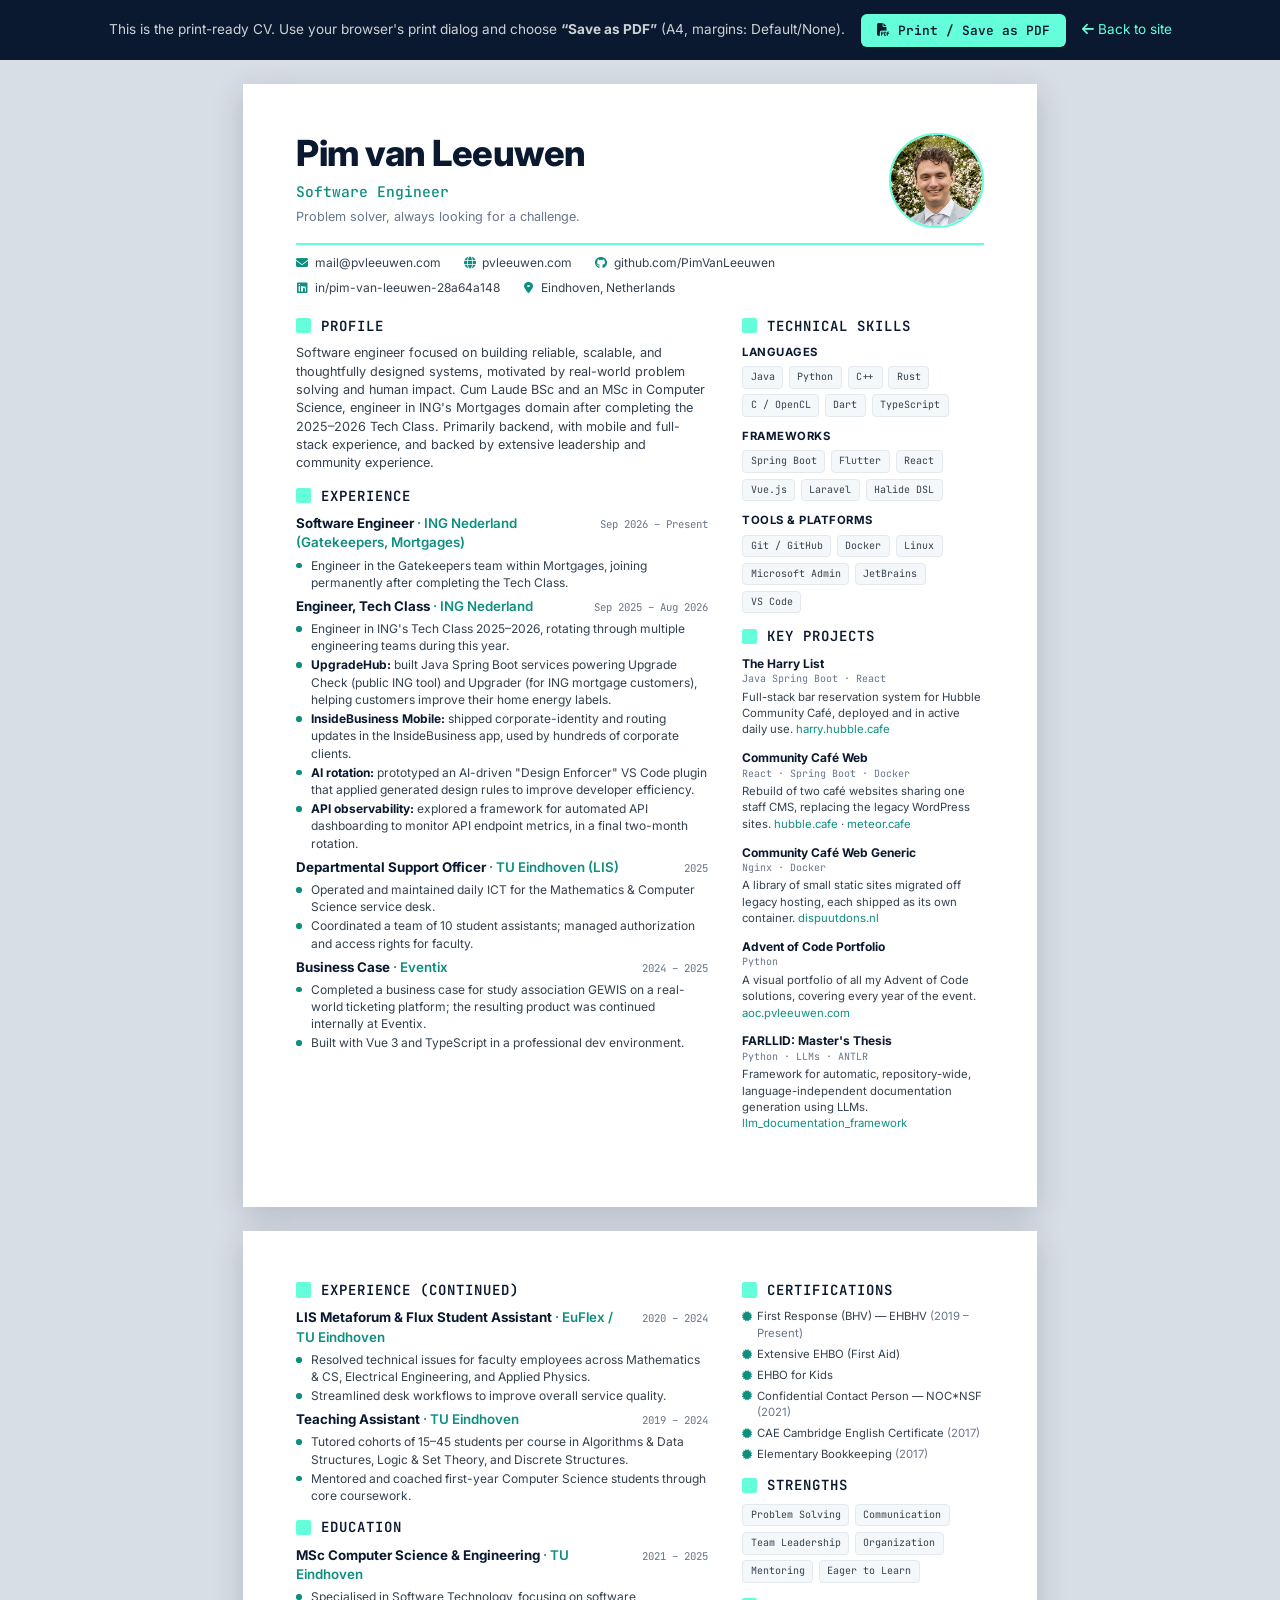
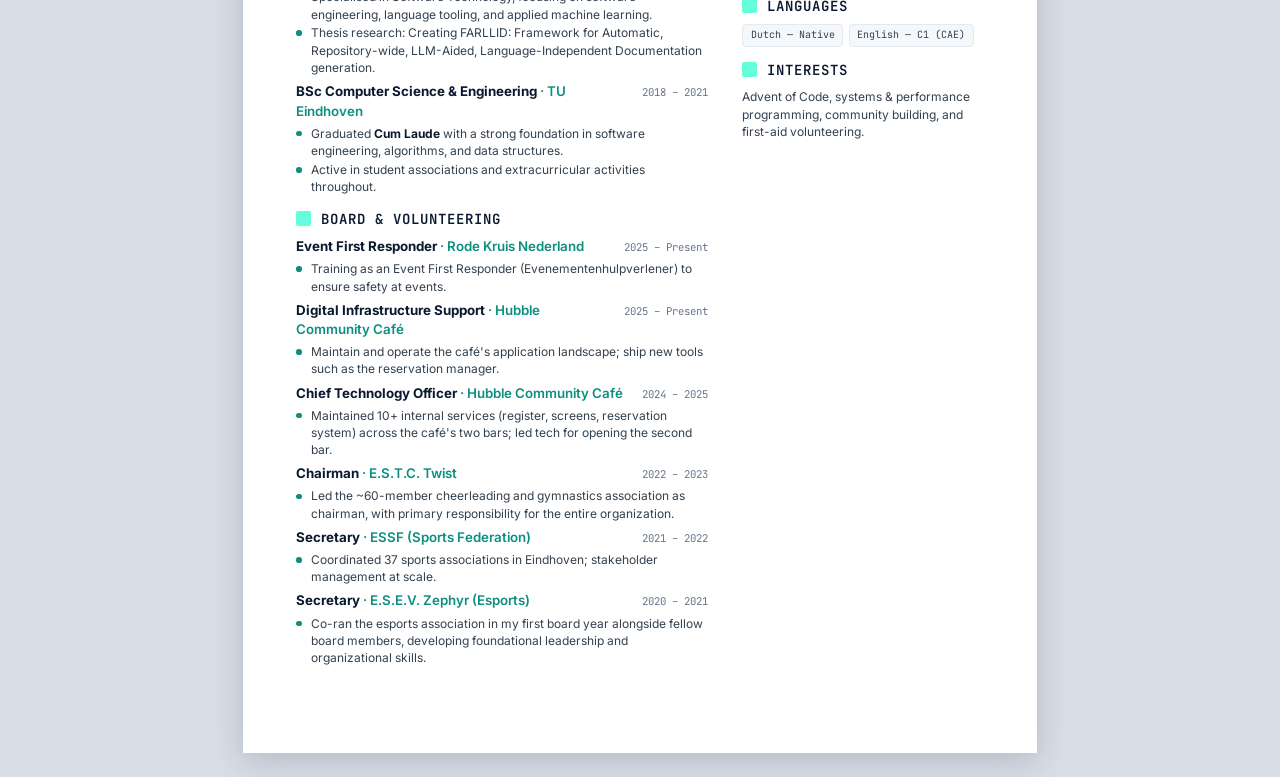
<file: cv.html>
<!DOCTYPE html>
<html lang="en">
<head>
    <meta charset="UTF-8">
    <meta name="viewport" content="width=device-width, initial-scale=1.0">
    <title>Pim van Leeuwen — Curriculum Vitae</title>

    <!-- Google Fonts -->
    <link rel="preconnect" href="https://fonts.googleapis.com">
    <link rel="preconnect" href="https://fonts.gstatic.com" crossorigin>
    <link href="https://fonts.googleapis.com/css2?family=Inter:wght@400;500;600;700;800&family=JetBrains+Mono:wght@400;500&display=swap" rel="stylesheet">
    <!-- Font Awesome -->
    <link rel="stylesheet" href="https://cdnjs.cloudflare.com/ajax/libs/font-awesome/6.4.0/css/all.min.css">

    <style>
        :root {
            --ink: #0a192f;
            --text: #33414f;
            --muted: #67768a;
            --accent: #0d8f80;          /* readable teal for text/headings */
            --accent-bright: #64ffda;   /* decorative bars/dots only */
            --line: #e4e9f0;
            --sidebar-bg: #f5f8fa;
            --font-sans: 'Inter', -apple-system, BlinkMacSystemFont, sans-serif;
            --font-mono: 'JetBrains Mono', monospace;
        }

        * { margin: 0; padding: 0; box-sizing: border-box; }

        html { -webkit-print-color-adjust: exact; print-color-adjust: exact; }

        body {
            font-family: var(--font-sans);
            color: var(--text);
            background: #d8dee6;
            font-size: 10pt;
            line-height: 1.45;
        }

        /* ---------- Screen toolbar ---------- */
        .toolbar {
            position: sticky;
            top: 0;
            z-index: 100;
            display: flex;
            align-items: center;
            justify-content: center;
            gap: 1rem;
            padding: 0.85rem 1rem;
            background: var(--ink);
            color: #fff;
            font-size: 0.85rem;
        }
        .toolbar span { opacity: 0.8; }
        .toolbar .btn {
            display: inline-flex;
            align-items: center;
            gap: 0.5rem;
            background: var(--accent-bright);
            color: var(--ink);
            border: none;
            border-radius: 6px;
            padding: 0.5rem 1rem;
            font-family: var(--font-mono);
            font-size: 0.8rem;
            font-weight: 600;
            cursor: pointer;
        }
        .toolbar a { color: var(--accent-bright); text-decoration: none; }

        /* ---------- Page (A4) ---------- */
        .page {
            width: 210mm;
            min-height: 297mm;
            margin: 1.5rem auto;
            padding: 13mm 14mm;
            background: #fff;
            box-shadow: 0 8px 30px rgba(10, 25, 47, 0.18);
            display: grid;
            grid-template-columns: 1fr 64mm;
            column-gap: 9mm;
            align-content: start;
        }

        /* ---------- Header ---------- */
        .cv-header {
            grid-column: 1 / -1;
            border-bottom: 2px solid var(--accent-bright);
            padding-bottom: 4mm;
            margin-bottom: 4.5mm;
            display: flex;
            align-items: center;
            justify-content: space-between;
            gap: 8mm;
        }
        .cv-head-text { flex: 1; }
        .cv-photo {
            width: 25mm;
            height: 25mm;
            border-radius: 50%;
            object-fit: cover;
            flex: none;
            border: 2px solid var(--accent-bright);
        }
        .cv-name {
            font-size: 27pt;
            font-weight: 800;
            color: var(--ink);
            letter-spacing: -0.5px;
            line-height: 1.05;
        }
        .cv-role {
            font-family: var(--font-mono);
            font-size: 11pt;
            color: var(--accent);
            font-weight: 500;
            margin-top: 2mm;
        }
        .cv-tagline {
            color: var(--muted);
            font-size: 9.5pt;
            margin-top: 1.5mm;
        }
        .cv-contact {
            grid-column: 1 / -1;
            display: flex;
            flex-wrap: wrap;
            gap: 2mm 6mm;
            margin-top: -2mm;
            margin-bottom: 5mm;
            font-size: 9pt;
        }
        .cv-contact a, .cv-contact span {
            color: var(--text);
            text-decoration: none;
            display: inline-flex;
            align-items: center;
            gap: 1.8mm;
        }
        .cv-contact i { color: var(--accent); width: 12px; text-align: center; }

        /* ---------- Columns ---------- */
        .main-col { grid-column: 1; }
        .side-col { grid-column: 2; }

        /* ---------- Section headings ---------- */
        .sec-title {
            font-family: var(--font-mono);
            font-size: 10.5pt;
            font-weight: 600;
            color: var(--ink);
            text-transform: uppercase;
            letter-spacing: 1px;
            display: flex;
            align-items: center;
            gap: 2.5mm;
            margin: 3.4mm 0 2.2mm;
        }
        .main-col > .sec-title:first-child,
        .side-col > .sec-title:first-child { margin-top: 0; }
        .sec-title::before {
            content: '';
            width: 4mm;
            height: 4mm;
            background: var(--accent-bright);
            border-radius: 2px;
            flex: none;
        }

        /* ---------- Experience / entries ---------- */
        .entry { margin-bottom: 1.5mm; break-inside: avoid; }
        .entry-head {
            display: flex;
            justify-content: space-between;
            align-items: baseline;
            gap: 4mm;
        }
        .entry-title { font-weight: 700; color: var(--ink); font-size: 10pt; }
        .entry-org { color: var(--accent); font-weight: 600; }
        .entry-date {
            font-family: var(--font-mono);
            font-size: 8pt;
            color: var(--muted);
            white-space: nowrap;
        }
        .entry ul { list-style: none; margin-top: 1mm; }
        .entry li {
            position: relative;
            padding-left: 4mm;
            margin-bottom: 0.4mm;
            font-size: 9pt;
            color: var(--text);
        }
        .entry li::before {
            content: '';
            position: absolute;
            left: 0;
            top: 1.6mm;
            width: 1.5mm;
            height: 1.5mm;
            background: var(--accent);
            border-radius: 50%;
        }
        .entry li strong { color: var(--ink); }

        .summary { font-size: 9.5pt; color: var(--text); }

        /* ---------- Sidebar blocks ---------- */
        .side-col { font-size: 9pt; }
        .skill-group { margin-bottom: 3mm; }
        .skill-group h4 {
            font-size: 8.5pt;
            color: var(--ink);
            text-transform: uppercase;
            letter-spacing: 0.5px;
            margin-bottom: 1.5mm;
        }
        .chips { display: flex; flex-wrap: wrap; gap: 1.5mm; }
        .chip {
            font-family: var(--font-mono);
            font-size: 7.5pt;
            background: var(--sidebar-bg);
            border: 1px solid var(--line);
            color: var(--text);
            border-radius: 4px;
            padding: 0.8mm 2mm;
        }

        .side-entry { margin-bottom: 3mm; break-inside: avoid; }
        .side-entry .t { font-weight: 700; color: var(--ink); font-size: 9pt; }
        .side-entry .o { color: var(--accent); font-weight: 600; font-size: 8.5pt; }
        .side-entry .d { font-family: var(--font-mono); font-size: 7.5pt; color: var(--muted); }
        .side-entry p { font-size: 8.5pt; margin-top: 0.5mm; }
        .side-entry a { color: var(--accent); text-decoration: none; }

        .cert-list { list-style: none; }
        .cert-list li {
            position: relative;
            padding-left: 4mm;
            margin-bottom: 1.2mm;
            font-size: 8.5pt;
        }
        .cert-list li::before {
            content: '\f0a3';
            font-family: 'Font Awesome 6 Free';
            font-weight: 900;
            position: absolute;
            left: 0;
            top: 0.2mm;
            color: var(--accent);
            font-size: 7.5pt;
        }
        .cert-list .y { color: var(--muted); }

        /* ---------- Print ---------- */
        @page { size: A4; margin: 0; }
        @media print {
            body { background: #fff; }
            .toolbar { display: none !important; }
            .page {
                margin: 0;
                box-shadow: none;
                page-break-after: always;
                min-height: auto;
                height: 296mm;
                overflow: hidden;
            }
            .page:last-child { page-break-after: auto; }
            a { color: var(--text) !important; }
            .cv-contact a, .side-entry a { color: var(--accent) !important; }
        }
    </style>
</head>
<body>
    <div class="toolbar no-print">
        <span>This is the print-ready CV. Use your browser's print dialog and choose <strong>“Save as PDF”</strong> (A4, margins: Default/None).</span>
        <button class="btn" onclick="window.print()"><i class="fas fa-file-pdf"></i> Print / Save as PDF</button>
        <a href="index.html"><i class="fas fa-arrow-left"></i> Back to site</a>
    </div>

    <!-- ===================== PAGE 1 ===================== -->
    <section class="page">
        <header class="cv-header">
            <div class="cv-head-text">
                <div class="cv-name">Pim van Leeuwen</div>
                <div class="cv-role">Software Engineer</div>
                <div class="cv-tagline">Problem solver, always looking for a challenge.</div>
            </div>
            <img class="cv-photo" src="picture.jpg" alt="Pim van Leeuwen">
        </header>

        <div class="cv-contact">
            <a href="mailto:mail@pvleeuwen.com"><i class="fas fa-envelope"></i> mail@pvleeuwen.com</a>
            <a href="https://pvleeuwen.com"><i class="fas fa-globe"></i> pvleeuwen.com</a>
            <a href="https://github.com/PimVanLeeuwen"><i class="fab fa-github"></i> github.com/PimVanLeeuwen</a>
            <a href="https://linkedin.com/in/pim-van-leeuwen-28a64a148"><i class="fab fa-linkedin"></i> in/pim-van-leeuwen-28a64a148</a>
            <span><i class="fas fa-location-dot"></i> Eindhoven, Netherlands</span>
        </div>

        <!-- MAIN -->
        <div class="main-col">
            <h2 class="sec-title">Profile</h2>
            <p class="summary">
                Software engineer focused on building reliable, scalable, and thoughtfully designed systems,
                motivated by real-world problem solving and human impact. Cum Laude BSc and an MSc in Computer
                Science, engineer in ING's Mortgages domain after completing the 2025&ndash;2026 Tech Class. Primarily backend,
                with mobile and full-stack experience, and backed by extensive leadership and community experience.
            </p>

            <h2 class="sec-title">Experience</h2>

            <div class="entry">
                <div class="entry-head">
                    <span class="entry-title">Software Engineer <span class="entry-org">· ING Nederland (Gatekeepers, Mortgages)</span></span>
                    <span class="entry-date">Sep 2026 – Present</span>
                </div>
                <ul>
                    <li>Engineer in the Gatekeepers team within Mortgages, joining permanently after completing the Tech Class.</li>
                </ul>
            </div>

            <div class="entry">
                <div class="entry-head">
                    <span class="entry-title">Engineer, Tech Class <span class="entry-org">· ING Nederland</span></span>
                    <span class="entry-date">Sep 2025 – Aug 2026</span>
                </div>
                <ul>
                    <li>Engineer in ING's Tech Class 2025–2026, rotating through multiple engineering teams during this year.</li>
                    <li><strong>UpgradeHub:</strong> built Java Spring Boot services powering Upgrade Check (public ING tool) and Upgrader (for ING mortgage customers), helping customers improve their home energy labels.</li>
                    <li><strong>InsideBusiness Mobile:</strong> shipped corporate-identity and routing updates in the InsideBusiness app, used by hundreds of corporate clients.</li>
                    <li><strong>AI rotation:</strong> prototyped an AI-driven "Design Enforcer" VS Code plugin that applied generated design rules to improve developer efficiency.</li>
                    <li><strong>API observability:</strong> explored a framework for automated API dashboarding to monitor API endpoint metrics, in a final two-month rotation.</li>
                </ul>
            </div>

            <div class="entry">
                <div class="entry-head">
                    <span class="entry-title">Departmental Support Officer <span class="entry-org">· TU Eindhoven (LIS)</span></span>
                    <span class="entry-date">2025</span>
                </div>
                <ul>
                    <li>Operated and maintained daily ICT for the Mathematics &amp; Computer Science service desk.</li>
                    <li>Coordinated a team of 10 student assistants; managed authorization and access rights for faculty.</li>
                </ul>
            </div>

            <div class="entry">
                <div class="entry-head">
                    <span class="entry-title">Business Case <span class="entry-org">· Eventix</span></span>
                    <span class="entry-date">2024 – 2025</span>
                </div>
                <ul>
                    <li>Completed a business case for study association GEWIS on a real-world ticketing platform; the resulting product was continued internally at Eventix.</li>
                    <li>Built with Vue 3 and TypeScript in a professional dev environment.</li>
                </ul>
            </div>

        </div>

        <!-- SIDEBAR -->
        <div class="side-col">
            <h2 class="sec-title">Technical Skills</h2>
            <div class="skill-group">
                <h4>Languages</h4>
                <div class="chips">
                    <span class="chip">Java</span><span class="chip">Python</span><span class="chip">C++</span>
                    <span class="chip">Rust</span><span class="chip">C / OpenCL</span><span class="chip">Dart</span>
                    <span class="chip">TypeScript</span>
                </div>
            </div>
            <div class="skill-group">
                <h4>Frameworks</h4>
                <div class="chips">
                    <span class="chip">Spring Boot</span><span class="chip">Flutter</span><span class="chip">React</span>
                    <span class="chip">Vue.js</span><span class="chip">Laravel</span><span class="chip">Halide DSL</span>
                </div>
            </div>
            <div class="skill-group">
                <h4>Tools &amp; Platforms</h4>
                <div class="chips">
                    <span class="chip">Git / GitHub</span><span class="chip">Docker</span><span class="chip">Linux</span>
                    <span class="chip">Microsoft Admin</span><span class="chip">JetBrains</span><span class="chip">VS Code</span>
                </div>
            </div>

            <h2 class="sec-title">Key Projects</h2>
            <div class="side-entry">
                <div class="t">The Harry List</div>
                <div class="d">Java Spring Boot · React</div>
                <p>Full-stack bar reservation system for Hubble Community Café, deployed and in active daily use.
                <a href="https://harry.hubble.cafe">harry.hubble.cafe</a></p>
            </div>
            <div class="side-entry">
                <div class="t">Community Café Web</div>
                <div class="d">React · Spring Boot · Docker</div>
                <p>Rebuild of two café websites sharing one staff CMS, replacing the legacy WordPress sites.
                <a href="https://hubble.cafe">hubble.cafe</a> · <a href="https://meteor.cafe">meteor.cafe</a></p>
            </div>
            <div class="side-entry">
                <div class="t">Community Café Web Generic</div>
                <div class="d">Nginx · Docker</div>
                <p>A library of small static sites migrated off legacy hosting, each shipped as its own container.
                <a href="https://dispuutdons.nl">dispuutdons.nl</a></p>
            </div>
            <div class="side-entry">
                <div class="t">Advent of Code Portfolio</div>
                <div class="d">Python</div>
                <p>A visual portfolio of all my Advent of Code solutions, covering every year of the event.
                <a href="https://aoc.pvleeuwen.com">aoc.pvleeuwen.com</a></p>
            </div>
            <div class="side-entry">
                <div class="t">FARLLID: Master's Thesis</div>
                <div class="d">Python · LLMs · ANTLR</div>
                <p>Framework for automatic, repository-wide, language-independent documentation generation using LLMs.
                <a href="https://github.com/PimVanLeeuwen/llm_documentation_framework">llm_documentation_framework</a></p>
            </div>
        </div>
    </section>

    <!-- ===================== PAGE 2 ===================== -->
    <section class="page">
        <!-- MAIN -->
        <div class="main-col">
            <h2 class="sec-title">Experience (continued)</h2>

            <div class="entry">
                <div class="entry-head">
                    <span class="entry-title">LIS Metaforum &amp; Flux Student Assistant <span class="entry-org">· EuFlex / TU Eindhoven</span></span>
                    <span class="entry-date">2020 – 2024</span>
                </div>
                <ul>
                    <li>Resolved technical issues for faculty employees across Mathematics &amp; CS, Electrical Engineering, and Applied Physics.</li>
                    <li>Streamlined desk workflows to improve overall service quality.</li>
                </ul>
            </div>

            <div class="entry">
                <div class="entry-head">
                    <span class="entry-title">Teaching Assistant <span class="entry-org">· TU Eindhoven</span></span>
                    <span class="entry-date">2019 – 2024</span>
                </div>
                <ul>
                    <li>Tutored cohorts of 15–45 students per course in Algorithms &amp; Data Structures, Logic &amp; Set Theory, and Discrete Structures.</li>
                    <li>Mentored and coached first-year Computer Science students through core coursework.</li>
                </ul>
            </div>

            <h2 class="sec-title">Education</h2>

            <div class="entry">
                <div class="entry-head">
                    <span class="entry-title">MSc Computer Science &amp; Engineering <span class="entry-org">· TU Eindhoven</span></span>
                    <span class="entry-date">2021 – 2025</span>
                </div>
                <ul>
                    <li>Specialised in Software Technology, focusing on software engineering, language tooling, and applied machine learning.</li>
                    <li>Thesis research: Creating FARLLID: Framework for Automatic, Repository-wide, LLM-Aided, Language-Independent Documentation generation.</li>
                </ul>
            </div>

            <div class="entry">
                <div class="entry-head">
                    <span class="entry-title">BSc Computer Science &amp; Engineering <span class="entry-org">· TU Eindhoven</span></span>
                    <span class="entry-date">2018 – 2021</span>
                </div>
                <ul>
                    <li>Graduated <strong>Cum Laude</strong> with a strong foundation in software engineering, algorithms, and data structures.</li>
                    <li>Active in student associations and extracurricular activities throughout.</li>
                </ul>
            </div>

            <h2 class="sec-title">Board &amp; Volunteering</h2>

            <div class="entry">
                <div class="entry-head">
                    <span class="entry-title">Event First Responder <span class="entry-org">· Rode Kruis Nederland</span></span>
                    <span class="entry-date">2025 – Present</span>
                </div>
                <ul><li>Training as an Event First Responder (Evenementenhulpverlener) to ensure safety at events.</li></ul>
            </div>

            <div class="entry">
                <div class="entry-head">
                    <span class="entry-title">Digital Infrastructure Support <span class="entry-org">· Hubble Community Café</span></span>
                    <span class="entry-date">2025 – Present</span>
                </div>
                <ul><li>Maintain and operate the café's application landscape; ship new tools such as the reservation manager.</li></ul>
            </div>

            <div class="entry">
                <div class="entry-head">
                    <span class="entry-title">Chief Technology Officer <span class="entry-org">· Hubble Community Café</span></span>
                    <span class="entry-date">2024 – 2025</span>
                </div>
                <ul><li>Maintained 10+ internal services (register, screens, reservation system) across the café's two bars; led tech for opening the second bar.</li></ul>
            </div>

            <div class="entry">
                <div class="entry-head">
                    <span class="entry-title">Chairman <span class="entry-org">· E.S.T.C. Twist</span></span>
                    <span class="entry-date">2022 – 2023</span>
                </div>
                <ul><li>Led the ~60-member cheerleading and gymnastics association as chairman, with primary responsibility for the entire organization.</li></ul>
            </div>

            <div class="entry">
                <div class="entry-head">
                    <span class="entry-title">Secretary <span class="entry-org">· ESSF (Sports Federation)</span></span>
                    <span class="entry-date">2021 – 2022</span>
                </div>
                <ul><li>Coordinated 37 sports associations in Eindhoven; stakeholder management at scale.</li></ul>
            </div>

            <div class="entry">
                <div class="entry-head">
                    <span class="entry-title">Secretary <span class="entry-org">· E.S.E.V. Zephyr (Esports)</span></span>
                    <span class="entry-date">2020 – 2021</span>
                </div>
                <ul><li>Co-ran the esports association in my first board year alongside fellow board members, developing foundational leadership and organizational skills.</li></ul>
            </div>
        </div>

        <!-- SIDEBAR -->
        <div class="side-col">
            <h2 class="sec-title">Certifications</h2>
            <ul class="cert-list">
                <li>First Response (BHV) — EHBHV <span class="y">(2019 – Present)</span></li>
                <li>Extensive EHBO (First Aid)</li>
                <li>EHBO for Kids</li>
                <li>Confidential Contact Person — NOC*NSF <span class="y">(2021)</span></li>
                <li>CAE Cambridge English Certificate <span class="y">(2017)</span></li>
                <li>Elementary Bookkeeping <span class="y">(2017)</span></li>
            </ul>

            <h2 class="sec-title">Strengths</h2>
            <div class="chips">
                <span class="chip">Problem Solving</span><span class="chip">Communication</span>
                <span class="chip">Team Leadership</span><span class="chip">Organization</span>
                <span class="chip">Mentoring</span><span class="chip">Eager to Learn</span>
            </div>

            <h2 class="sec-title">Languages</h2>
            <div class="chips">
                <span class="chip">Dutch — Native</span><span class="chip">English — C1 (CAE)</span>
            </div>

            <h2 class="sec-title">Interests</h2>
            <p>Advent of Code, systems &amp; performance programming, community building, and first-aid volunteering.</p>
        </div>
    </section>

    <script>
        // Allow ?print=1 to open the print dialog automatically.
        if (new URLSearchParams(location.search).get('print') === '1') {
            window.addEventListener('load', () => setTimeout(() => window.print(), 400));
        }
    </script>
</body>
</html>
</file>
<file: styles.css>
/* ========================================
   CSS Variables & Theme
   ======================================== */
:root {
    /* Colors - Dark Theme inspired by brittanychiang.com */
    --color-navy: #0a192f;
    --color-navy-light: #112240;
    --color-navy-lightest: #233554;
    --color-slate: #8892b0;
    --color-slate-light: #a8b2d1;
    --color-slate-lightest: #ccd6f6;
    --color-white: #e6f1ff;
    --color-accent: #64ffda;
    --color-accent-tint: rgba(100, 255, 218, 0.1);
    --color-accent-2: #7c5cff;
    --color-accent-3: #ff5cad;
    --color-glass: rgba(17, 34, 64, 0.55);
    --color-glass-border: rgba(100, 255, 218, 0.12);
    
    /* Typography */
    --font-sans: 'Inter', -apple-system, BlinkMacSystemFont, 'Segoe UI', Roboto, sans-serif;
    --font-mono: 'JetBrains Mono', 'Fira Code', monospace;
    
    /* Sizes */
    --nav-height: 100px;
    --nav-scroll-height: 70px;
    --sidebar-width: 40px;
    
    /* Transitions */
    --transition: all 0.25s cubic-bezier(0.645, 0.045, 0.355, 1);
    --transition-slow: all 0.5s cubic-bezier(0.645, 0.045, 0.355, 1);
    
    /* Shadows */
    --shadow: 0 10px 30px -15px rgba(2, 12, 27, 0.7);
}

/* ========================================
   Reset & Base Styles
   ======================================== */
*, *::before, *::after {
    box-sizing: border-box;
    margin: 0;
    padding: 0;
}

html {
    scroll-behavior: smooth;
    scroll-padding-top: var(--nav-scroll-height);
}

body {
    font-family: var(--font-sans);
    background-color: #06101f;
    background-image:
        radial-gradient(ellipse at 20% 0%, rgba(124, 92, 255, 0.08), transparent 50%),
        radial-gradient(ellipse at 80% 100%, rgba(100, 255, 218, 0.06), transparent 50%);
    color: var(--color-slate);
    line-height: 1.6;
    font-size: 16px;
    overflow-x: hidden;
    position: relative;
}

body.blur {
    overflow: hidden;
}

body.blur main,
body.blur .social-sidebar,
body.blur footer {
    filter: blur(5px) brightness(0.7);
    pointer-events: none;
    user-select: none;
}

::selection {
    background-color: var(--color-navy-lightest);
    color: var(--color-slate-lightest);
}

a {
    color: var(--color-accent);
    text-decoration: none;
    transition: var(--transition);
}

a:hover {
    color: var(--color-accent);
}

ul, ol {
    list-style: none;
}

img {
    max-width: 100%;
    height: auto;
    display: block;
}

/* ========================================
   Loader
   ======================================== */
.loader {
    position: fixed;
    top: 0;
    left: 0;
    width: 100%;
    height: 100%;
    background-color: #06101f;
    display: flex;
    justify-content: center;
    align-items: center;
    z-index: 9999;
    transition: opacity 0.5s ease, visibility 0.5s ease;
}

.loader.hidden {
    opacity: 0;
    visibility: hidden;
}

.loader-content {
    animation: loader-pulse 1.5s ease-in-out infinite;
    position: relative;
}

.loader-text {
    font-family: var(--font-mono);
    font-size: 3rem;
    font-weight: 700;
    background: linear-gradient(135deg, var(--color-accent), var(--color-accent-2));
    -webkit-background-clip: text;
    background-clip: text;
    -webkit-text-fill-color: transparent;
    padding: 1rem 1.5rem;
    border-radius: 12px;
    position: relative;
    display: inline-block;
}

.loader-text::before {
    content: '';
    position: absolute;
    inset: 0;
    border-radius: 12px;
    padding: 2px;
    background: linear-gradient(135deg, var(--color-accent), var(--color-accent-2), var(--color-accent-3));
    -webkit-mask: linear-gradient(#000 0 0) content-box, linear-gradient(#000 0 0);
    -webkit-mask-composite: xor;
            mask-composite: exclude;
    pointer-events: none;
}

@keyframes loader-pulse {
    0%, 100% { opacity: 1; transform: scale(1); }
    50% { opacity: 0.5; transform: scale(0.95); }
}

/* ========================================
   Navigation
   ======================================== */
.nav {
    position: fixed;
    top: 0;
    left: 0;
    right: 0;
    height: var(--nav-height);
    background-color: rgba(6, 16, 31, 0.65);
    backdrop-filter: blur(16px) saturate(140%);
    -webkit-backdrop-filter: blur(16px) saturate(140%);
    border-bottom: 1px solid rgba(255, 255, 255, 0.04);
    z-index: 100;
    transition: var(--transition);
}

.nav.scrolled {
    height: var(--nav-scroll-height);
    box-shadow: var(--shadow);
}

.nav-container {
    max-width: 1400px;
    margin: 0 auto;
    padding: 0 50px;
    height: 100%;
    display: flex;
    justify-content: space-between;
    align-items: center;
}

.logo {
    display: flex;
    align-items: center;
}

.logo-text {
    font-family: var(--font-mono);
    font-size: 1.5rem;
    font-weight: 700;
    color: var(--color-accent);
    border: 2px solid var(--color-accent);
    padding: 0.5rem 0.75rem;
    border-radius: 4px;
    transition: var(--transition);
}

.logo:hover .logo-text {
    background-color: var(--color-accent-tint);
}

.nav-links {
    display: flex;
    align-items: center;
    gap: 1.5rem;
}

.nav-link {
    font-family: var(--font-mono);
    font-size: 0.85rem;
    color: var(--color-slate-lightest);
    transition: var(--transition);
}

.nav-link:hover {
    color: var(--color-accent);
}

.nav-number {
    color: var(--color-accent);
    margin-right: 0.25rem;
}

.nav-button {
    font-family: var(--font-mono);
    font-size: 0.85rem;
    color: var(--color-accent);
    border: 1px solid var(--color-accent);
    padding: 0.75rem 1rem;
    border-radius: 4px;
    transition: var(--transition);
}

.nav-button:hover {
    background-color: var(--color-accent-tint);
}

.nav-toggle {
    display: none;
    background: none;
    border: none;
    cursor: pointer;
    padding: 0.5rem;
    z-index: 101;
}

.hamburger {
    position: relative;
    width: 30px;
    height: 2px;
    background-color: var(--color-accent);
    transition: var(--transition);
}

.hamburger::before,
.hamburger::after {
    content: '';
    position: absolute;
    left: 0;
    width: 30px;
    height: 2px;
    background-color: var(--color-accent);
    transition: var(--transition);
}

.hamburger::before {
    top: -10px;
}

.hamburger::after {
    top: 10px;
}

.nav-toggle.active .hamburger {
    background-color: transparent;
}

.nav-toggle.active .hamburger::before {
    top: 0;
    transform: rotate(45deg);
}

.nav-toggle.active .hamburger::after {
    top: 0;
    transform: rotate(-45deg);
}

/* Mobile Menu */
.mobile-menu {
    position: fixed;
    top: 0;
    right: -100%;
    width: min(75vw, 400px);
    height: 100vh;
    background-color: var(--color-navy-light);
    padding: 100px 50px;
    z-index: 99;
    transition: var(--transition-slow);
    box-shadow: -10px 0 30px -15px rgba(2, 12, 27, 0.7);
}

.mobile-menu.active {
    right: 0;
}

.mobile-menu-content {
    display: flex;
    flex-direction: column;
    gap: 2rem;
    align-items: center;
}

.mobile-link {
    font-family: var(--font-mono);
    font-size: 1.1rem;
    color: var(--color-slate-lightest);
}

/* ========================================
   Social Sidebars
   ======================================== */
.social-sidebar {
    position: fixed;
    bottom: 0;
    width: var(--sidebar-width);
    z-index: 10;
}

.social-sidebar.left {
    left: 40px;
}

.social-sidebar.right {
    right: 40px;
}

.social-list {
    display: flex;
    flex-direction: column;
    align-items: center;
    gap: 1.25rem;
}

.social-list::after {
    content: '';
    width: 1px;
    height: 90px;
    background-color: var(--color-slate-light);
    margin-top: 1rem;
}

.social-list a {
    color: var(--color-slate-light);
    font-size: 1.25rem;
    transition: var(--transition);
}

.social-list a:hover {
    color: var(--color-accent);
    transform: translateY(-3px);
}

.email-link {
    font-family: var(--font-mono);
    font-size: 0.8rem;
    color: var(--color-slate-light);
    writing-mode: vertical-rl;
    letter-spacing: 0.1em;
}

.email-link::after {
    content: '';
    display: block;
    width: 1px;
    height: 90px;
    background-color: var(--color-slate-light);
    margin: 1rem auto 0;
}

.email-link:hover {
    color: var(--color-accent);
    transform: translateY(-3px);
}

/* ========================================
   Hero Section
   ======================================== */
.hero {
    min-height: 100vh;
    display: flex;
    flex-direction: column;
    justify-content: center;
    padding: 0 150px;
    max-width: 1600px;
    margin: 0 auto;
    position: relative;
}

/* Ambient gradient blobs - fixed page-wide background */
.ambient-blobs {
    position: fixed;
    inset: 0;
    z-index: -1;
    pointer-events: none;
    overflow: hidden;
}

.blob {
    position: absolute;
    border-radius: 50%;
    filter: blur(110px);
    opacity: 0.32;
    will-change: transform;
}

.blob-1 {
    width: 600px; height: 600px;
    background: var(--color-accent);
    top: -180px; left: -120px;
    animation: float-1 24s ease-in-out infinite;
}

.blob-2 {
    width: 500px; height: 500px;
    background: var(--color-accent-2);
    bottom: -160px; right: -100px;
    animation: float-2 28s ease-in-out infinite;
}

.blob-3 {
    width: 420px; height: 420px;
    background: var(--color-accent-3);
    top: 45%; left: 55%;
    opacity: 0.22;
    animation: float-3 32s ease-in-out infinite;
}

@keyframes float-1 {
    0%, 100% { transform: translate(0, 0) scale(1); }
    50% { transform: translate(140px, 80px) scale(1.1); }
}
@keyframes float-2 {
    0%, 100% { transform: translate(0, 0) scale(1); }
    50% { transform: translate(-100px, -90px) scale(1.15); }
}
@keyframes float-3 {
    0%, 100% { transform: translate(-50%, -50%) scale(1); }
    50% { transform: translate(-30%, -70%) scale(0.85); }
}

/* Subtle grain texture for depth */
.grain {
    position: fixed;
    inset: 0;
    z-index: -1;
    pointer-events: none;
    opacity: 0.04;
    background-image: url("data:image/svg+xml,%3Csvg viewBox='0 0 200 200' xmlns='http://www.w3.org/2000/svg'%3E%3Cfilter id='n'%3E%3CfeTurbulence type='fractalNoise' baseFrequency='0.9' numOctaves='2' stitchTiles='stitch'/%3E%3C/filter%3E%3Crect width='100%25' height='100%25' filter='url(%23n)'/%3E%3C/svg%3E");
}

.hero-content {
    max-width: 1000px;
    position: relative;
    z-index: 1;
}

.hero-cursor {
    display: inline-block;
    width: 4px;
    height: 0.85em;
    background: var(--color-accent);
    vertical-align: -0.05em;
    margin-left: 8px;
    border-radius: 2px;
    animation: blink 1.1s step-end infinite;
    -webkit-text-fill-color: var(--color-accent);
}

.prompt-arrow {
    color: var(--color-accent-2);
    margin-right: 0.4rem;
    font-weight: 600;
}

@keyframes blink {
    0%, 50% { opacity: 1; }
    51%, 100% { opacity: 0; }
}

.hero-greeting {
    font-family: var(--font-mono);
    color: var(--color-accent);
    font-size: 0.95rem;
    margin-bottom: 1.25rem;
    animation-delay: 0.1s;
    letter-spacing: 0.02em;
}

.hero-name {
    font-size: clamp(40px, 8vw, 80px);
    font-weight: 800;
    color: var(--color-slate-lightest);
    line-height: 1.1;
    margin-bottom: 0.5rem;
    animation-delay: 0.2s;
    background: linear-gradient(135deg, var(--color-slate-lightest) 0%, var(--color-accent) 50%, var(--color-accent-2) 100%);
    -webkit-background-clip: text;
    background-clip: text;
    -webkit-text-fill-color: transparent;
    letter-spacing: -0.02em;
}

.hero-tagline {
    font-size: clamp(26px, 5vw, 50px);
    font-weight: 700;
    color: var(--color-slate);
    line-height: 1.1;
    margin-bottom: 1.5rem;
    animation-delay: 0.3s;
    letter-spacing: -0.015em;
}

.hero-description {
    max-width: 560px;
    font-size: 1.08rem;
    color: var(--color-slate);
    margin-bottom: 2.25rem;
    animation-delay: 0.4s;
    line-height: 1.65;
}

.hero-cta {
    display: flex;
    gap: 1.5rem;
    animation-delay: 0.5s;
}

/* Buttons */
.btn {
    font-family: var(--font-mono);
    font-size: 0.9rem;
    padding: 1.1rem 1.75rem;
    border-radius: 10px;
    cursor: pointer;
    transition: var(--transition);
    display: inline-block;
    position: relative;
    overflow: hidden;
}

.btn-primary {
    color: #06101f;
    background: linear-gradient(135deg, var(--color-accent), var(--color-accent-2));
    border: none;
    font-weight: 600;
    box-shadow: 0 8px 24px -8px rgba(100, 255, 218, 0.5);
}

.btn-primary:hover {
    transform: translateY(-2px);
    box-shadow: 0 12px 32px -8px rgba(124, 92, 255, 0.6);
    color: #06101f;
}

.btn-outline {
    background-color: transparent;
    color: var(--color-accent);
    border: 1px solid var(--color-accent);
}

.btn-outline:hover {
    background-color: var(--color-accent-tint);
    transform: translateY(-2px);
}

.btn-large {
    font-size: 1rem;
    padding: 1.5rem 2rem;
}

/* Scroll Indicator */
.scroll-indicator {
    position: absolute;
    bottom: 50px;
    left: 50%;
    transform: translateX(-50%);
    display: flex;
    flex-direction: column;
    align-items: center;
    gap: 0.5rem;
    color: var(--color-slate);
    font-size: 0.75rem;
    font-family: var(--font-mono);
    opacity: 0.6;
    animation: bounce 2s infinite;
}

.mouse {
    width: 20px;
    height: 35px;
    border: 2px solid var(--color-slate);
    border-radius: 10px;
    position: relative;
}

.mouse-wheel {
    width: 4px;
    height: 8px;
    background-color: var(--color-accent);
    border-radius: 2px;
    position: absolute;
    top: 6px;
    left: 50%;
    transform: translateX(-50%);
    animation: scroll-wheel 1.5s infinite;
}

@keyframes bounce {
    0%, 20%, 50%, 80%, 100% { transform: translateX(-50%) translateY(0); }
    40% { transform: translateX(-50%) translateY(-10px); }
    60% { transform: translateX(-50%) translateY(-5px); }
}

@keyframes scroll-wheel {
    0% { opacity: 1; top: 6px; }
    100% { opacity: 0; top: 18px; }
}

/* Animation Fade Up */
.animate-fade-up {
    opacity: 0;
    transform: translateY(20px);
    animation: fadeUp 0.6s ease forwards;
}

@keyframes fadeUp {
    to {
        opacity: 1;
        transform: translateY(0);
    }
}

/* ========================================
   Section Styles
   ======================================== */
.section {
    padding: 100px 150px;
    max-width: 1600px;
    margin: 0 auto;
}

.section-container {
    max-width: 1000px;
    margin: 0 auto;
}

.section-title {
    font-size: clamp(28px, 5vw, 36px);
    font-weight: 700;
    color: var(--color-slate-lightest);
    margin-bottom: 3rem;
    display: flex;
    align-items: center;
    gap: 0.75rem;
    white-space: nowrap;
    letter-spacing: -0.01em;
}

.section-title::after {
    content: '';
    display: block;
    width: 300px;
    height: 1px;
    background: linear-gradient(90deg, var(--color-accent), var(--color-accent-2), transparent);
    margin-left: 1rem;
    opacity: 0.6;
}

.section-number {
    font-family: var(--font-mono);
    font-size: 1.1rem;
    background: linear-gradient(135deg, var(--color-accent), var(--color-accent-2));
    -webkit-background-clip: text;
    background-clip: text;
    -webkit-text-fill-color: transparent;
    font-weight: 500;
}

/* ========================================
   About Section
   ======================================== */
.about-content {
    display: grid;
    grid-template-columns: 3fr 2fr;
    gap: 50px;
}

.about-text p {
    margin-bottom: 1rem;
    font-size: 1rem;
}

.skills-list {
    display: grid;
    grid-template-columns: repeat(2, minmax(140px, 200px));
    gap: 0.5rem 1rem;
    margin-top: 1.5rem;
}

.skills-list li {
    font-family: var(--font-mono);
    font-size: 0.85rem;
    color: var(--color-slate);
}

.skills-list li::before {
    content: '▹';
    color: var(--color-accent);
    margin-right: 0.5rem;
}

.about-image {
    position: relative;
}

.image-wrapper {
    position: relative;
    border-radius: 8px;
    overflow: hidden;
}

.image-wrapper::before {
    content: '';
    position: absolute;
    top: 20px;
    left: 20px;
    width: 100%;
    height: 100%;
    border: 2px solid var(--color-accent);
    border-radius: 8px;
    z-index: -1;
    transition: var(--transition);
}

.image-wrapper:hover::before {
    top: 15px;
    left: 15px;
}

.image-wrapper img {
    border-radius: 8px;
    filter: grayscale(50%);
    transition: var(--transition);
}

.image-wrapper:hover img {
    filter: none;
}

.image-overlay {
    position: absolute;
    top: 0;
    left: 0;
    width: 100%;
    height: 100%;
    background-color: var(--color-accent);
    mix-blend-mode: multiply;
    opacity: 0.3;
    transition: var(--transition);
}

.image-wrapper:hover .image-overlay {
    opacity: 0;
}

/* ========================================
   Live Projects subsection
   ======================================== */
.live-projects-section {
    margin-bottom: 4rem;
}

.subsection-title {
    font-size: 1.4rem;
    color: var(--color-slate-lightest);
    margin-bottom: 1.5rem;
    font-weight: 600;
}

/* ========================================
   GitHub Dashboard (in Projects section)
   ======================================== */
.github-dashboard {
    background: var(--color-glass);
    backdrop-filter: blur(12px);
    -webkit-backdrop-filter: blur(12px);
    border-radius: 12px;
    padding: 2rem;
    margin-bottom: 4rem;
    border: 1px solid var(--color-glass-border);
}

.github-header {
    display: flex;
    justify-content: space-between;
    align-items: center;
    margin-bottom: 1.5rem;
    flex-wrap: wrap;
    gap: 1rem;
}

.github-profile-link {
    display: flex;
    align-items: center;
    gap: 0.75rem;
}

.github-profile-link > i {
    font-size: 1.75rem;
    color: var(--color-accent);
}

.github-profile-link a {
    display: flex;
    align-items: center;
    gap: 0.5rem;
    color: var(--color-slate-lightest);
    font-family: var(--font-mono);
    font-size: 1.1rem;
    transition: var(--transition);
}

.github-profile-link a:hover {
    color: var(--color-accent);
}

.github-username {
    font-weight: 600;
}

.github-arrow {
    transition: var(--transition);
}

.github-profile-link a:hover .github-arrow {
    transform: translateX(4px);
}

.github-tagline {
    color: var(--color-slate);
    font-size: 0.9rem;
}

.github-repos {
    display: grid;
    grid-template-columns: repeat(auto-fit, minmax(280px, 1fr));
    gap: 1rem;
}

.repo-card {
    background-color: var(--color-navy);
    border: 1px solid var(--color-navy-lightest);
    border-radius: 8px;
    padding: 1.25rem;
    transition: var(--transition);
    display: flex;
    flex-direction: column;
    gap: 0.75rem;
}

.repo-card:hover {
    border-color: var(--color-accent);
    transform: translateY(-3px);
    box-shadow: var(--shadow);
}

.repo-card-header {
    display: flex;
    align-items: center;
    gap: 0.5rem;
}

.repo-card-header i {
    color: var(--color-accent);
    font-size: 1rem;
}

.repo-name {
    color: var(--color-accent);
    font-family: var(--font-mono);
    font-size: 0.95rem;
    font-weight: 600;
}

.repo-description {
    color: var(--color-slate);
    font-size: 0.85rem;
    line-height: 1.5;
    flex-grow: 1;
}

.repo-meta {
    display: flex;
    align-items: center;
    gap: 1rem;
    margin-top: auto;
}

.repo-lang {
    display: flex;
    align-items: center;
    gap: 0.4rem;
    font-size: 0.8rem;
    color: var(--color-slate);
}

.lang-dot {
    width: 10px;
    height: 10px;
    border-radius: 50%;
}

.lang-dot.cpp { background-color: #f34b7d; }
.lang-dot.python { background-color: #3572A5; }
.lang-dot.javascript { background-color: #f1e05a; }
.lang-dot.typescript { background-color: #3178c6; }
.lang-dot.html { background-color: #e34c26; }
.lang-dot.css { background-color: #563d7c; }
.lang-dot.rust { background-color: #dea584; }
.lang-dot.java { background-color: #b07219; }
.lang-dot.dart { background-color: #00B4AB; }
.lang-dot.elixir { background-color: #6e4a7e; }

.repo-info {
    font-size: 0.8rem;
    color: var(--color-slate);
    display: flex;
    align-items: center;
    gap: 0.3rem;
}

.repo-card-more {
    background-color: transparent;
    border-style: dashed;
    justify-content: center;
    align-items: center;
    min-height: 100px;
}

.repo-card-more .repo-card-content {
    display: flex;
    align-items: center;
    gap: 0.75rem;
    color: var(--color-slate);
    font-family: var(--font-mono);
    font-size: 0.9rem;
}

.repo-card-more:hover .repo-card-content {
    color: var(--color-accent);
}

.repo-card-more i:first-child {
    font-size: 1.5rem;
}

.repo-card-more i:last-child {
    transition: var(--transition);
}

.repo-card-more:hover i:last-child {
    transform: translateX(4px);
}

/* ========================================
   Experience Section
   ======================================== */
.experience-container {
    display: flex;
    gap: 2rem;
}

.experience-tabs {
    display: flex;
    flex-direction: column;
    min-width: 180px;
    border-left: 2px solid var(--color-navy-lightest);
}

.tab-button {
    background: none;
    border: none;
    padding: 1rem 1.5rem;
    font-family: var(--font-mono);
    font-size: 0.9rem;
    color: var(--color-slate);
    text-align: left;
    cursor: pointer;
    transition: var(--transition);
    border-left: 2px solid transparent;
    margin-left: -2px;
}

.tab-button:hover {
    background-color: var(--color-navy-light);
    color: var(--color-accent);
}

.tab-button.active {
    color: var(--color-accent);
    background-color: var(--color-navy-light);
    border-left-color: var(--color-accent);
}

.experience-content {
    flex: 1;
}

.tab-panel {
    display: none;
}

.tab-panel.active {
    display: block;
    animation: fadeIn 0.3s ease;
}

@keyframes fadeIn {
    from { opacity: 0; transform: translateY(10px); }
    to { opacity: 1; transform: translateY(0); }
}

.job-title {
    font-size: 1.25rem;
    color: var(--color-slate-lightest);
    margin-bottom: 0.25rem;
}

.company {
    color: var(--color-accent);
}

.job-duration {
    font-family: var(--font-mono);
    font-size: 0.85rem;
    color: var(--color-slate);
    margin-bottom: 1.5rem;
}

.job-description {
    display: flex;
    flex-direction: column;
    gap: 0.75rem;
}

.job-description li {
    padding-left: 1.5rem;
    position: relative;
    font-size: 1rem;
}

.job-description li::before {
    content: '▹';
    position: absolute;
    left: 0;
    color: var(--color-accent);
}

/* ========================================
   Education Section
   ======================================== */
.timeline {
    position: relative;
    padding-left: 2rem;
}

.timeline::before {
    content: '';
    position: absolute;
    left: 0;
    top: 0;
    height: 100%;
    width: 2px;
    background: linear-gradient(180deg, var(--color-accent), var(--color-navy-lightest));
}

.timeline-item {
    position: relative;
    padding-bottom: 3rem;
}

.timeline-item:last-child {
    padding-bottom: 0;
}

.timeline-marker {
    position: absolute;
    left: -2rem;
    top: 0;
    width: 12px;
    height: 12px;
    border-radius: 50%;
    background-color: var(--color-accent);
    border: 3px solid var(--color-navy);
    transform: translateX(-5px);
}

.timeline-content {
    background: var(--color-glass);
    backdrop-filter: blur(12px);
    -webkit-backdrop-filter: blur(12px);
    border: 1px solid var(--color-glass-border);
    padding: 1.5rem;
    border-radius: 12px;
    transition: var(--transition);
}

.timeline-content:hover {
    transform: translateX(5px);
}

.timeline-header {
    display: flex;
    justify-content: space-between;
    align-items: flex-start;
    gap: 1rem;
    margin-bottom: 0.5rem;
    flex-wrap: wrap;
}

.timeline-header h3 {
    color: var(--color-slate-lightest);
    font-size: 1.15rem;
}

.timeline-date {
    font-family: var(--font-mono);
    font-size: 0.85rem;
    color: var(--color-accent);
}

.institution {
    color: var(--color-slate-light);
    font-size: 1rem;
    margin-bottom: 1rem;
    font-weight: 500;
}

.timeline-content p {
    font-size: 0.95rem;
    margin-bottom: 1rem;
}

.thesis-link {
    display: inline-flex;
    align-items: center;
    gap: 0.4rem;
    color: var(--color-accent);
    font-weight: 500;
    white-space: nowrap;
    transition: var(--transition);
}

.thesis-link:hover {
    opacity: 0.8;
}

.thesis-link i {
    font-size: 0.8em;
}

.education-tags {
    display: flex;
    flex-wrap: wrap;
    gap: 0.5rem;
}

.tag {
    font-family: var(--font-mono);
    font-size: 0.75rem;
    background-color: var(--color-accent-tint);
    color: var(--color-accent);
    padding: 0.25rem 0.75rem;
    border-radius: 20px;
}

.certification-list {
    display: flex;
    flex-direction: column;
    gap: 0.5rem;
}

.certification-list li {
    display: flex;
    align-items: center;
    gap: 0.75rem;
    font-size: 0.95rem;
}

.certification-list li i {
    color: var(--color-accent);
}

/* ========================================
   Skills Section
   ======================================== */
.skills-container {
    display: grid;
    grid-template-columns: repeat(2, 1fr);
    gap: 2rem;
}

.skill-category {
    background: var(--color-glass);
    backdrop-filter: blur(12px);
    -webkit-backdrop-filter: blur(12px);
    border: 1px solid var(--color-glass-border);
    padding: 1.5rem;
    border-radius: 12px;
    transition: var(--transition);
}

.skill-category:hover {
    transform: translateY(-5px);
    box-shadow: var(--shadow);
}

.skill-category h3 {
    color: var(--color-slate-lightest);
    font-size: 1.1rem;
    margin-bottom: 1.5rem;
    display: flex;
    align-items: center;
    gap: 0.75rem;
}

.skill-category h3 i {
    color: var(--color-accent);
}

.skill-items {
    display: flex;
    flex-direction: column;
    gap: 1rem;
}

.skill-item {
    display: grid;
    grid-template-columns: auto 1fr auto;
    align-items: center;
    gap: 1rem;
}

.skill-item i {
    font-size: 1.5rem;
    color: var(--color-accent);
    width: 30px;
}

.skill-item span {
    font-size: 0.9rem;
    color: var(--color-slate-lightest);
}

.skill-bar {
    width: 100px;
    height: 6px;
    background-color: var(--color-navy-lightest);
    border-radius: 3px;
    overflow: hidden;
}

.skill-progress {
    height: 100%;
    background: linear-gradient(90deg, var(--color-accent), #00d4aa);
    width: var(--progress);
    border-radius: 3px;
    transition: width 1s ease;
}

.skill-tags {
    display: flex;
    flex-wrap: wrap;
    gap: 0.5rem;
}

.skill-tag {
    font-family: var(--font-mono);
    font-size: 0.8rem;
    background-color: var(--color-navy);
    color: var(--color-slate-light);
    padding: 0.5rem 0.75rem;
    border-radius: 4px;
    transition: var(--transition);
    border: 1px solid transparent;
}

.skill-tag:hover {
    border-color: var(--color-accent);
    color: var(--color-accent);
}

.soft-skills .skill-tag {
    background-color: var(--color-accent-tint);
    color: var(--color-accent);
}

/* ========================================
   Projects Section
   ======================================== */
.featured-projects {
    display: flex;
    flex-direction: column;
    gap: 100px;
    margin-bottom: 80px;
}

.featured-project {
    display: grid;
    grid-template-columns: repeat(12, 1fr);
    align-items: center;
    gap: 10px;
}

.project-content {
    grid-column: 1 / 7;
    position: relative;
    z-index: 2;
}

.project-overline {
    font-family: var(--font-mono);
    font-size: 0.85rem;
    color: var(--color-accent);
    margin-bottom: 0.5rem;
}

.project-title {
    font-size: 1.75rem;
    color: var(--color-slate-lightest);
    margin-bottom: 1.5rem;
}

.project-title a {
    color: inherit;
    transition: var(--transition);
}

.project-title a:hover {
    color: var(--color-accent);
}

.project-description {
    background-color: var(--color-navy-light);
    padding: 1.5rem;
    border-radius: 4px;
    box-shadow: var(--shadow);
    margin-bottom: 1.5rem;
}

.project-description p {
    font-size: 1rem;
    color: var(--color-slate-light);
}

.project-tech {
    display: flex;
    flex-wrap: wrap;
    gap: 0.75rem;
    margin-bottom: 1rem;
}

.project-tech li {
    font-family: var(--font-mono);
    font-size: 0.85rem;
    color: var(--color-slate);
}

.project-links {
    display: flex;
    gap: 1rem;
}

.project-links a {
    color: var(--color-slate-lightest);
    font-size: 1.25rem;
    transition: var(--transition);
}

.project-links a:hover {
    color: var(--color-accent);
}

.project-image {
    grid-column: 6 / -1;
    grid-row: 1;
    position: relative;
}

.project-image a {
    display: block;
    border-radius: 4px;
    overflow: hidden;
}

.project-image img {
    width: 100%;
    height: auto;
    border-radius: 4px;
    filter: grayscale(50%) contrast(1) brightness(0.9);
    transition: var(--transition);
}

.project-image a:hover img {
    filter: none;
}

.project-image::before {
    content: '';
    position: absolute;
    top: 0;
    left: 0;
    width: 100%;
    height: 100%;
    background-color: var(--color-accent);
    mix-blend-mode: multiply;
    opacity: 0.2;
    border-radius: 4px;
    transition: var(--transition);
    pointer-events: none;
}

.project-image:hover::before {
    opacity: 0;
}

/* Reversed project */
.featured-project.reverse .project-content {
    grid-column: 7 / -1;
    text-align: right;
}

.featured-project.reverse .project-tech {
    justify-content: flex-end;
}

.featured-project.reverse .project-links {
    justify-content: flex-end;
}

.featured-project.reverse .project-image {
    grid-column: 1 / 8;
}

/* Other Projects */
.other-projects-title {
    font-size: 1.5rem;
    color: var(--color-slate-lightest);
    text-align: center;
    margin-bottom: 3rem;
}

.projects-grid {
    display: grid;
    grid-template-columns: repeat(auto-fill, minmax(300px, 1fr));
    gap: 1.5rem;
}

/* Live projects: two columns, featured cards on the first row */
.live-projects-grid {
    grid-template-columns: repeat(2, 1fr);
}

.project-card-badge {
    align-self: flex-start;
    font-family: var(--font-mono);
    font-size: 0.7rem;
    letter-spacing: 0.05em;
    text-transform: uppercase;
    color: var(--color-accent);
    background: var(--color-accent-tint);
    border: 1px solid var(--color-accent);
    border-radius: 999px;
    padding: 0.2rem 0.65rem;
    margin-bottom: 0.75rem;
}

.project-card {
    background: var(--color-glass);
    backdrop-filter: blur(12px);
    -webkit-backdrop-filter: blur(12px);
    border: 1px solid var(--color-glass-border);
    padding: 2rem 1.75rem;
    border-radius: 12px;
    transition: var(--transition);
    display: flex;
    flex-direction: column;
    height: 100%;
    position: relative;
    overflow: hidden;
}

.project-card::before {
    content: '';
    position: absolute;
    inset: 0;
    border-radius: 12px;
    padding: 1px;
    background: linear-gradient(135deg, var(--color-accent), var(--color-accent-2), var(--color-accent-3));
    -webkit-mask: linear-gradient(#000 0 0) content-box, linear-gradient(#000 0 0);
    -webkit-mask-composite: xor;
            mask-composite: exclude;
    opacity: 0;
    transition: opacity 0.3s ease;
    pointer-events: none;
}

.project-card:hover {
    transform: translateY(-7px);
    box-shadow: 0 20px 50px -20px rgba(2, 12, 27, 0.8);
}

.project-card:hover::before {
    opacity: 1;
}

.project-card-header {
    display: flex;
    justify-content: space-between;
    align-items: center;
    margin-bottom: 2rem;
}

.project-card-header > i {
    font-size: 2.5rem;
    color: var(--color-accent);
}

.project-card-links {
    display: flex;
    gap: 1rem;
}

.project-card-links a {
    color: var(--color-slate-lightest);
    font-size: 1.25rem;
    transition: var(--transition);
}

.project-card-links a:hover {
    color: var(--color-accent);
}

.project-card-title {
    font-size: 1.25rem;
    color: var(--color-slate-lightest);
    margin-bottom: 0.75rem;
    transition: var(--transition);
}

.project-card:hover .project-card-title {
    color: var(--color-accent);
}

.project-card-description {
    font-size: 0.95rem;
    color: var(--color-slate);
    flex-grow: 1;
    margin-bottom: 1.5rem;
}

.project-card-tech {
    display: flex;
    flex-wrap: wrap;
    gap: 0.5rem 1rem;
    margin-top: auto;
}

.project-card-tech li {
    font-family: var(--font-mono);
    font-size: 0.75rem;
    color: var(--color-slate);
}

.show-more-container {
    display: flex;
    justify-content: center;
    margin-top: 3rem;
}

/* Résumé link in nav */
.nav-cv {
    display: inline-flex;
    align-items: center;
    gap: 0.4rem;
    color: var(--color-accent);
    border: 1px solid var(--color-accent);
    border-radius: 6px;
    padding: 0.4rem 0.85rem;
}
.nav-cv:hover {
    background-color: var(--color-accent-tint);
}
.nav-cv .nav-number { display: none; }

/* Contact call-to-action buttons */
.contact-cta {
    display: flex;
    gap: 1rem;
    flex-wrap: wrap;
    justify-content: center;
}
.contact-cta .btn {
    display: inline-flex;
    align-items: center;
    gap: 0.5rem;
}

/* ========================================
   Volunteer Section
   ======================================== */
.volunteer-grid {
    display: grid;
    grid-template-columns: repeat(auto-fit, minmax(280px, 1fr));
    gap: 1.5rem;
}

.volunteer-card {
    background: var(--color-glass);
    backdrop-filter: blur(12px);
    -webkit-backdrop-filter: blur(12px);
    border: 1px solid var(--color-glass-border);
    padding: 2rem;
    border-radius: 12px;
    text-align: center;
    transition: var(--transition);
}

.volunteer-card:hover {
    transform: translateY(-5px);
    box-shadow: var(--shadow);
}

.volunteer-icon {
    width: 60px;
    height: 60px;
    background-color: var(--color-accent-tint);
    border-radius: 50%;
    display: flex;
    justify-content: center;
    align-items: center;
    margin: 0 auto 1.5rem;
}

.volunteer-icon i {
    font-size: 1.5rem;
    color: var(--color-accent);
}

.volunteer-card h3 {
    font-size: 1.15rem;
    color: var(--color-slate-lightest);
    margin-bottom: 0.25rem;
}

.volunteer-card h4 {
    font-size: 0.95rem;
    color: var(--color-accent);
    font-weight: 500;
    margin-bottom: 0.5rem;
}

.volunteer-date {
    font-family: var(--font-mono);
    font-size: 0.8rem;
    color: var(--color-slate);
    margin-bottom: 1rem;
}

.volunteer-card p:last-child {
    font-size: 0.9rem;
    line-height: 1.5;
}

/* ========================================
   Contact Section
   ======================================== */
.contact-section {
    text-align: center;
    padding-bottom: 150px;
}

.contact-section .section-title {
    justify-content: center;
}

.contact-section .section-title::after {
    display: none;
}

.contact-content {
    max-width: 600px;
    margin: 0 auto;
}

.contact-heading {
    font-size: clamp(30px, 5vw, 50px);
    color: var(--color-slate-lightest);
    margin-bottom: 1.5rem;
}

.contact-text {
    font-size: 1.1rem;
    margin-bottom: 3rem;
}

/* ========================================
   Footer
   ======================================== */
.footer {
    padding: 2rem;
    text-align: center;
}

.footer-content {
    max-width: 1000px;
    margin: 0 auto;
}

.footer-links {
    display: none;
    justify-content: center;
    gap: 1.5rem;
    margin-bottom: 1.5rem;
}

.footer-links a {
    color: var(--color-slate-light);
    font-size: 1.25rem;
    transition: var(--transition);
}

.footer-links a:hover {
    color: var(--color-accent);
    transform: translateY(-3px);
}

.footer-credit {
    font-family: var(--font-mono);
    font-size: 0.85rem;
    color: var(--color-slate);
    margin-bottom: 0.5rem;
    transition: var(--transition);
}

.footer-credit:hover {
    color: var(--color-accent);
}

.footer-attribution {
    font-family: var(--font-mono);
    font-size: 0.75rem;
    color: var(--color-slate);
}

.footer-attribution a {
    color: var(--color-accent);
}

/* ========================================
   Responsive Styles
   ======================================== */
/* Collapse the full nav to the hamburger menu before the 8 links crowd */
@media screen and (max-width: 1150px) {
    .nav-links {
        display: none;
    }

    .nav-toggle {
        display: block;
    }
}

@media screen and (max-width: 1080px) {
    .section {
        padding: 80px 100px;
    }

    .hero {
        padding: 0 100px;
    }

    .stats-section {
        padding: 60px 100px;
    }
}

@media screen and (max-width: 900px) {
    .about-content {
        grid-template-columns: 1fr;
    }

    .about-image {
        max-width: 300px;
        margin: 0 auto;
    }

    .experience-container {
        flex-direction: column;
    }

    .experience-tabs {
        flex-direction: row;
        border-left: none;
        border-bottom: 2px solid var(--color-navy-lightest);
        overflow-x: auto;
    }

    .tab-button {
        border-left: none;
        margin-left: 0;
        border-bottom: 2px solid transparent;
        margin-bottom: -2px;
    }

    .tab-button.active {
        border-bottom-color: var(--color-accent);
    }

    .skills-container {
        grid-template-columns: 1fr;
    }

    .live-projects-grid {
        grid-template-columns: 1fr;
    }

    .featured-project {
        grid-template-columns: 1fr;
    }

    .project-content,
    .featured-project.reverse .project-content {
        grid-column: 1;
        text-align: left;
        padding: 2rem;
        background-color: var(--color-navy-light);
        border-radius: 8px;
        z-index: 3;
    }

    .featured-project.reverse .project-tech,
    .featured-project.reverse .project-links {
        justify-content: flex-start;
    }

    .project-image,
    .featured-project.reverse .project-image {
        display: none;
    }

    .project-description {
        background-color: transparent;
        padding: 0;
        box-shadow: none;
    }
}

@media screen and (max-width: 768px) {
    .section {
        padding: 60px 50px;
    }

    .hero {
        padding: 0 50px;
    }

    .stats-section {
        padding: 60px 50px;
    }

    .social-sidebar {
        display: none;
    }

    .footer-links {
        display: flex;
    }

    .stats-grid {
        grid-template-columns: 1fr;
    }

    .section-title::after {
        width: 100px;
    }

    .scroll-indicator {
        display: none;
    }
}

@media screen and (max-width: 480px) {
    .section {
        padding: 60px 25px;
    }

    .hero {
        padding: 0 25px;
    }

    .stats-section {
        padding: 40px 25px;
    }

    .nav-container {
        padding: 0 25px;
    }

    .hero-cta {
        flex-direction: column;
        gap: 1rem;
    }

    .btn {
        width: 100%;
        text-align: center;
    }

    .projects-grid {
        grid-template-columns: 1fr;
    }

    .timeline {
        padding-left: 1rem;
    }

    .timeline-marker {
        left: -1rem;
    }

    .timeline-header {
        flex-direction: column;
    }

    .contribution-graph {
        padding: 1rem;
    }
}

/* ========================================
   Utilities & Animations
   ======================================== */
.hidden {
    display: none !important;
}

.visible {
    opacity: 1;
    transform: translateY(0);
}

/* Intersection Observer animations */
.reveal {
    opacity: 0;
    transform: translateY(30px);
    transition: opacity 0.6s ease, transform 0.6s ease;
}

.reveal.visible {
    opacity: 1;
    transform: translateY(0);
}

/* Skill bar animation */
@keyframes skillLoad {
    from { width: 0; }
    to { width: var(--progress); }
}

.skill-item.visible .skill-progress {
    animation: skillLoad 1s ease forwards;
}

/* Print styles */
@media print {
    .nav,
    .social-sidebar,
    .mobile-menu,
    .loader,
    .scroll-indicator {
        display: none !important;
    }

    .section {
        padding: 40px 20px;
    }

    body {
        background-color: white;
        color: black;
    }
}
</file>
